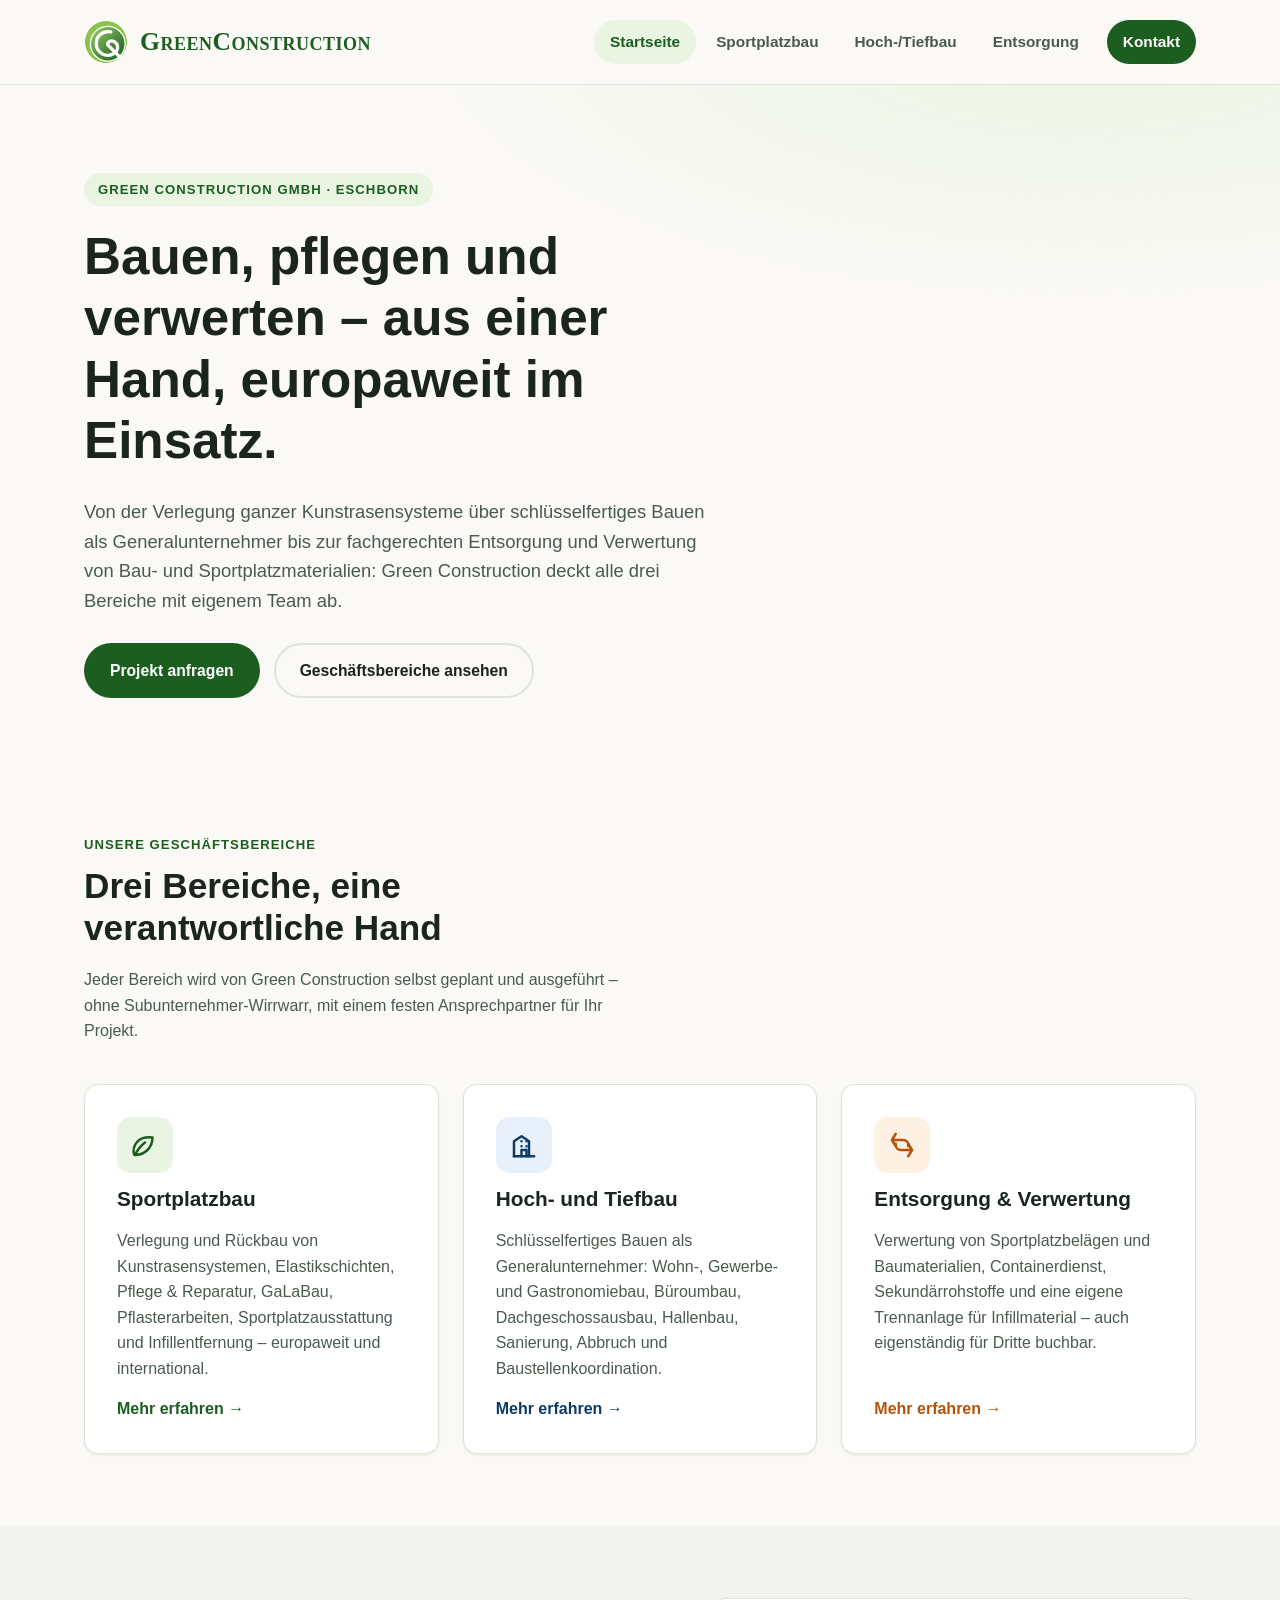
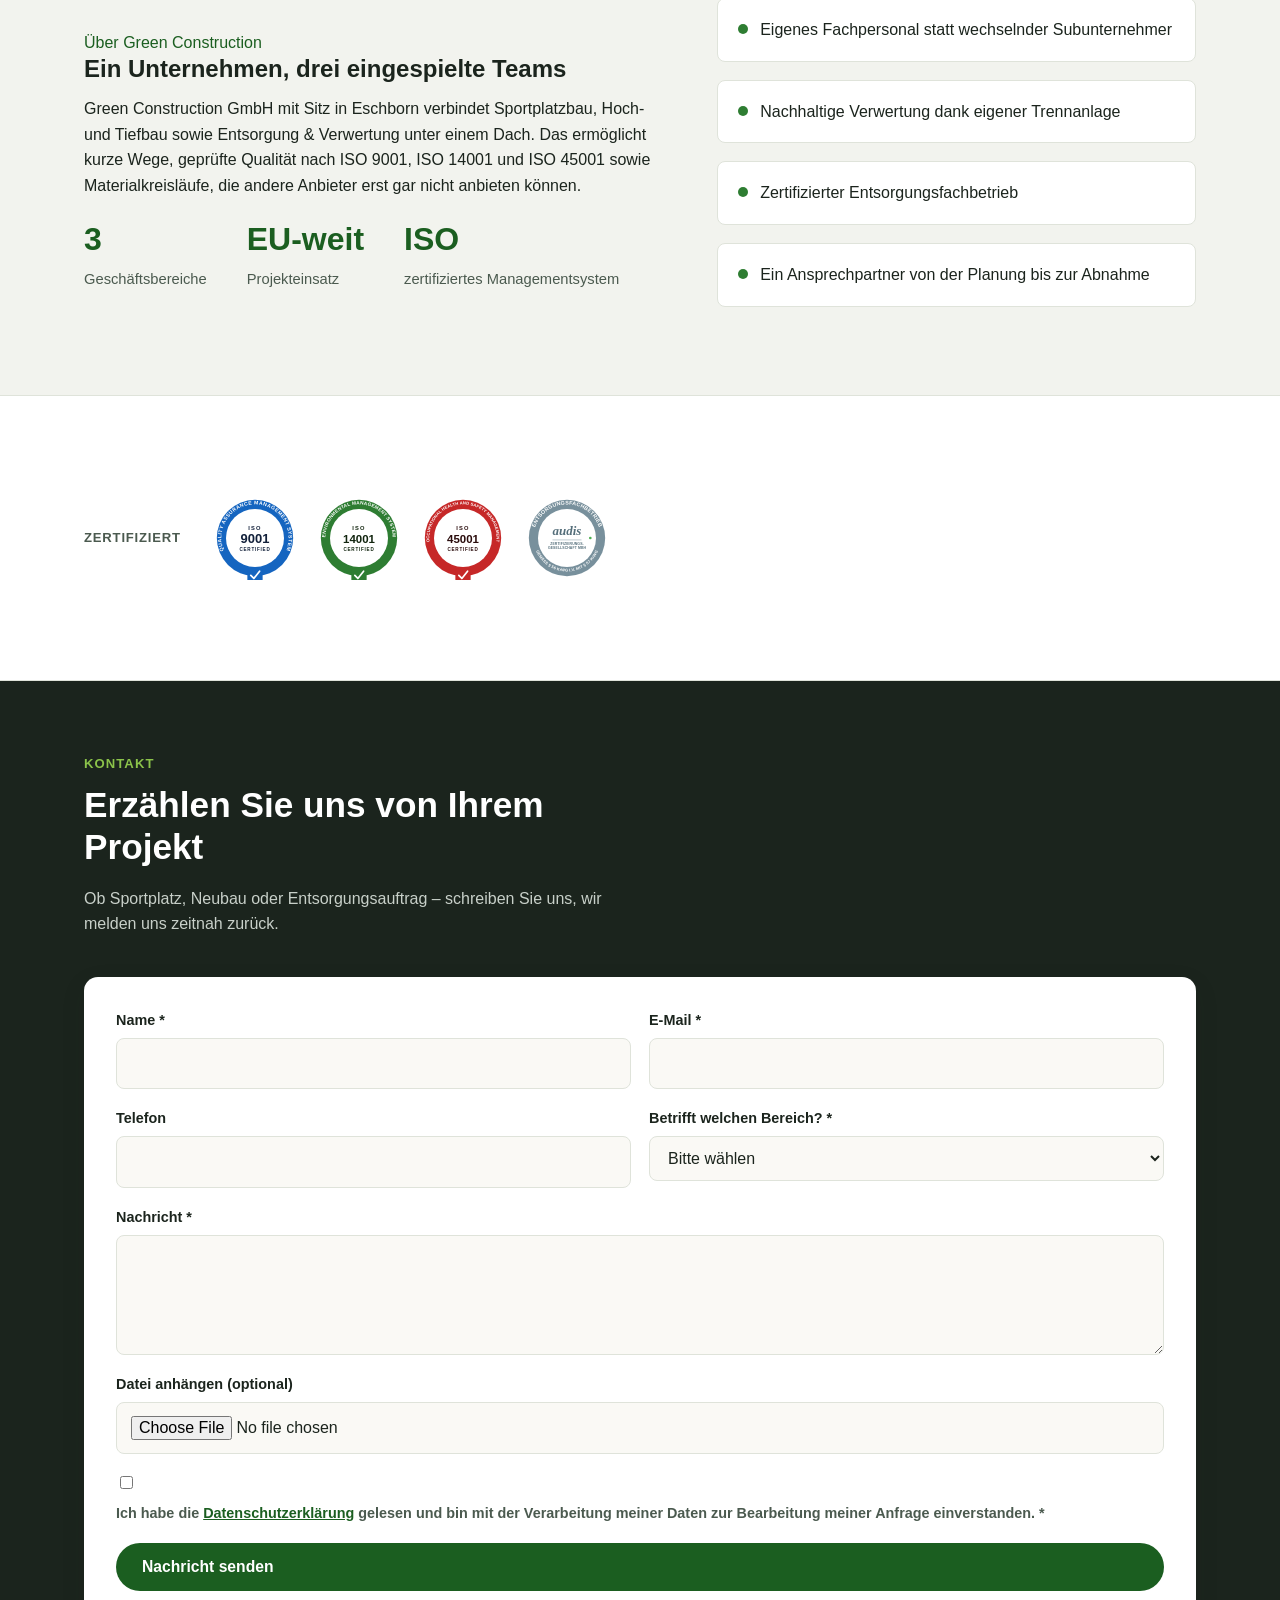
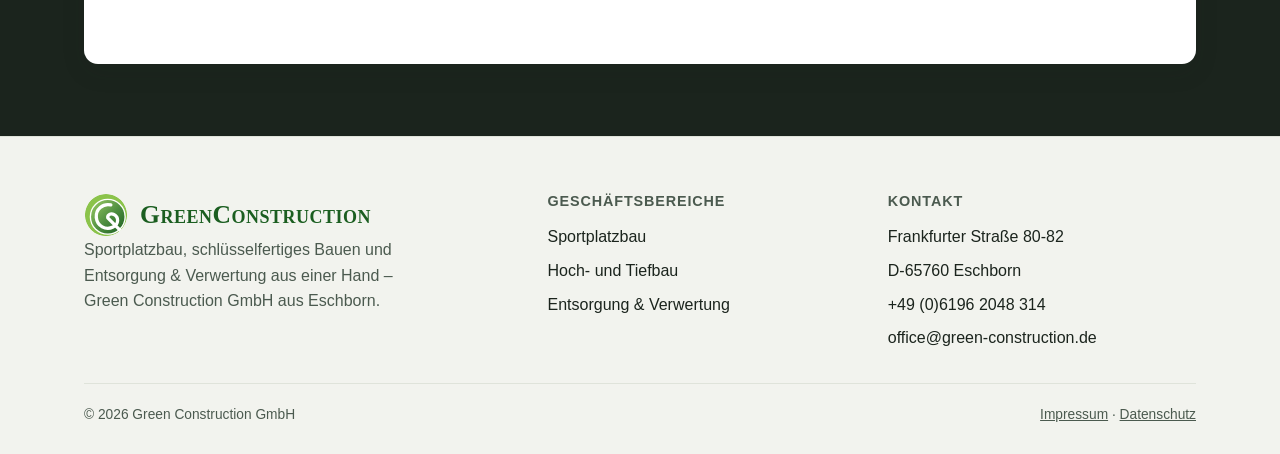
<file: index.html>
<!DOCTYPE html>
<html lang="de">
<head>
<meta charset="UTF-8">
<meta name="viewport" content="width=device-width, initial-scale=1.0">
<title>Green Construction GmbH – Sportplatzbau, Hoch-/Tiefbau, Entsorgung &amp; Verwertung</title>
<meta name="description" content="Green Construction GmbH aus Eschborn: Sportplatzbau, schlüsselfertiges Bauen als Generalunternehmer sowie Entsorgung &amp; Verwertung – europaweit aus einer Hand.">
<link rel="icon" type="image/svg+xml" href="images/logo-icon.svg">
<link rel="stylesheet" href="css/style.css">
</head>
<body>

<header class="site-header">
  <div class="container">
    <a href="index.html" class="brand">
      <img src="images/logo-icon.svg" alt="">
      <span class="brand-word">GreenConstruction</span>
    </a>
    <button class="nav-toggle" aria-label="Menü öffnen" aria-expanded="false"><span></span></button>
    <nav class="main-nav">
      <a href="index.html" class="is-active">Startseite</a>
      <a href="sportplatzbau.html">Sportplatzbau</a>
      <a href="hoch-tiefbau.html">Hoch-/Tiefbau</a>
      <a href="entsorgung.html">Entsorgung</a>
      <a href="#kontakt" class="nav-cta">Kontakt</a>
    </nav>
  </div>
</header>

<main>

  <section class="hero">
    <div class="container">
      <span class="eyebrow">Green Construction GmbH · Eschborn</span>
      <h1>Bauen, pflegen und verwerten – aus einer Hand, europaweit im Einsatz.</h1>
      <p class="lead">Von der Verlegung ganzer Kunstrasensysteme über schlüsselfertiges Bauen als Generalunternehmer bis zur fachgerechten Entsorgung und Verwertung von Bau- und Sportplatzmaterialien: Green Construction deckt alle drei Bereiche mit eigenem Team ab.</p>
      <div class="hero-actions">
        <a href="#kontakt" class="btn btn-primary">Projekt anfragen</a>
        <a href="#bereiche" class="btn btn-secondary">Geschäftsbereiche ansehen</a>
      </div>
    </div>
  </section>

  <section id="bereiche">
    <div class="container">
      <div class="section-head">
        <span class="eyebrow">Unsere Geschäftsbereiche</span>
        <h2>Drei Bereiche, eine verantwortliche Hand</h2>
        <p>Jeder Bereich wird von Green Construction selbst geplant und ausgeführt – ohne Subunternehmer-Wirrwarr, mit einem festen Ansprechpartner für Ihr Projekt.</p>
      </div>
      <div class="tiles">
        <a href="sportplatzbau.html" class="tile sportplatzbau">
          <div class="tile-icon">
            <svg viewBox="0 0 24 24" fill="none" stroke="currentColor" stroke-width="2" stroke-linecap="round" stroke-linejoin="round"><path d="M4 20c8 0 14-6 14-14 0 0-10-2-14 6-2 4-1 8 0 8Z"/><path d="M4 20c2-4 4-7 8-10"/></svg>
          </div>
          <h3>Sportplatzbau</h3>
          <p>Verlegung und Rückbau von Kunstrasensystemen, Elastikschichten, Pflege &amp; Reparatur, GaLaBau, Pflasterarbeiten, Sportplatzausstattung und Infillentfernung – europaweit und international.</p>
          <span class="tile-link">Mehr erfahren →</span>
        </a>
        <a href="hoch-tiefbau.html" class="tile hoch-tiefbau">
          <div class="tile-icon">
            <svg viewBox="0 0 24 24" fill="none" stroke="currentColor" stroke-width="2" stroke-linecap="round" stroke-linejoin="round"><path d="M4 21V9l6-4 6 4v12"/><path d="M4 21h16"/><path d="M10 21v-5h4v5"/><path d="M10 13h.01M14 13h.01M10 9h.01M14 9h.01"/></svg>
          </div>
          <h3>Hoch- und Tiefbau</h3>
          <p>Schlüsselfertiges Bauen als Generalunternehmer: Wohn-, Gewerbe- und Gastronomiebau, Büroumbau, Dachgeschossausbau, Hallenbau, Sanierung, Abbruch und Baustellenkoordination.</p>
          <span class="tile-link">Mehr erfahren →</span>
        </a>
        <a href="entsorgung.html" class="tile entsorgung">
          <div class="tile-icon">
            <svg viewBox="0 0 24 24" fill="none" stroke="currentColor" stroke-width="2" stroke-linecap="round" stroke-linejoin="round"><path d="M7 3 4 8l3 5"/><path d="M4 8h9a4 4 0 0 1 4 4v1"/><path d="m17 21 3-5-3-5"/><path d="M20 16h-9a4 4 0 0 1-4-4v-1"/></svg>
          </div>
          <h3>Entsorgung &amp; Verwertung</h3>
          <p>Verwertung von Sportplatzbelägen und Baumaterialien, Containerdienst, Sekundärrohstoffe und eine eigene Trennanlage für Infillmaterial – auch eigenständig für Dritte buchbar.</p>
          <span class="tile-link">Mehr erfahren →</span>
        </a>
      </div>
    </div>
  </section>

  <section class="section-alt">
    <div class="container grid-2">
      <div>
        <span class="eyebrow" style="color:var(--green-dark)">Über Green Construction</span>
        <h2>Ein Unternehmen, drei eingespielte Teams</h2>
        <p>Green Construction GmbH mit Sitz in Eschborn verbindet Sportplatzbau, Hoch- und Tiefbau sowie Entsorgung &amp; Verwertung unter einem Dach. Das ermöglicht kurze Wege, geprüfte Qualität nach ISO 9001, ISO 14001 und ISO 45001 sowie Materialkreisläufe, die andere Anbieter erst gar nicht anbieten können.</p>
        <div class="stat-row">
          <div class="stat"><b>3</b><span>Geschäftsbereiche</span></div>
          <div class="stat"><b>EU-weit</b><span>Projekteinsatz</span></div>
          <div class="stat"><b>ISO</b><span>zertifiziertes Managementsystem</span></div>
        </div>
      </div>
      <div>
        <ul class="service-list" style="grid-template-columns:1fr;">
          <li>Eigenes Fachpersonal statt wechselnder Subunternehmer</li>
          <li>Nachhaltige Verwertung dank eigener Trennanlage</li>
          <li>Zertifizierter Entsorgungsfachbetrieb</li>
          <li>Ein Ansprechpartner von der Planung bis zur Abnahme</li>
        </ul>
      </div>
    </div>
  </section>

  <section class="cert-strip">
    <div class="container">
      <span class="cert-label">Zertifiziert</span>
      <div class="cert-badges">
        <img src="images/badges/iso-9001.svg" alt="ISO 9001 zertifiziert – Qualitätsmanagement">
        <img src="images/badges/iso-14001.svg" alt="ISO 14001 zertifiziert – Umweltmanagement">
        <img src="images/badges/iso-45001.svg" alt="ISO 45001 zertifiziert – Arbeitsschutzmanagement">
        <img src="images/badges/entsorgungsfachbetrieb.svg" alt="Zertifizierter Entsorgungsfachbetrieb gemäß § 56 KrWG">
      </div>
    </div>
  </section>

  <section class="contact-section" id="kontakt">
    <div class="container">
      <div class="section-head">
        <span class="eyebrow">Kontakt</span>
        <h2>Erzählen Sie uns von Ihrem Projekt</h2>
        <p>Ob Sportplatz, Neubau oder Entsorgungsauftrag – schreiben Sie uns, wir melden uns zeitnah zurück.</p>
      </div>
      <form class="contact-form" novalidate>
        <div class="form-field">
          <label for="name">Name *</label>
          <input type="text" id="name" name="name" required autocomplete="name">
        </div>
        <div class="form-field">
          <label for="email">E-Mail *</label>
          <input type="email" id="email" name="email" required autocomplete="email">
        </div>
        <div class="form-field">
          <label for="telefon">Telefon</label>
          <input type="tel" id="telefon" name="telefon" autocomplete="tel">
        </div>
        <div class="form-field">
          <label for="bereich">Betrifft welchen Bereich? *</label>
          <select id="bereich" name="bereich" required>
            <option value="">Bitte wählen</option>
            <option value="Sportplatzbau">Sportplatzbau</option>
            <option value="Hoch- und Tiefbau">Hoch- und Tiefbau</option>
            <option value="Entsorgung & Verwertung">Entsorgung &amp; Verwertung</option>
            <option value="Sonstiges">Sonstiges</option>
          </select>
        </div>
        <div class="form-field full">
          <label for="nachricht">Nachricht *</label>
          <textarea id="nachricht" name="nachricht" required></textarea>
        </div>
        <div class="form-field full">
          <label for="anhang">Datei anhängen (optional)</label>
          <input type="file" id="anhang" name="anhang">
        </div>
        <div class="form-field full form-consent">
          <input type="checkbox" id="einwilligung" name="einwilligung" required>
          <label for="einwilligung">Ich habe die <a href="datenschutz.html">Datenschutzerklärung</a> gelesen und bin mit der Verarbeitung meiner Daten zur Bearbeitung meiner Anfrage einverstanden. *</label>
        </div>
        <div class="form-field full">
          <button type="submit" class="btn btn-primary">Nachricht senden</button>
          <p class="form-status" role="status" aria-live="polite"></p>
        </div>
      </form>
    </div>
  </section>

</main>

<footer class="site-footer">
  <div class="container">
    <div class="footer-grid">
      <div class="footer-brand">
        <a href="index.html" class="brand">
          <img src="images/logo-icon.svg" alt="">
          <span class="brand-word">GreenConstruction</span>
        </a>
        <p>Sportplatzbau, schlüsselfertiges Bauen und Entsorgung &amp; Verwertung aus einer Hand – Green Construction GmbH aus Eschborn.</p>
      </div>
      <div>
        <h4>Geschäftsbereiche</h4>
        <ul>
          <li><a href="sportplatzbau.html">Sportplatzbau</a></li>
          <li><a href="hoch-tiefbau.html">Hoch- und Tiefbau</a></li>
          <li><a href="entsorgung.html">Entsorgung &amp; Verwertung</a></li>
        </ul>
      </div>
      <div>
        <h4>Kontakt</h4>
        <ul>
          <li>Frankfurter Straße 80-82</li>
          <li>D-65760 Eschborn</li>
          <li><a href="tel:+4961962048314">+49 (0)6196 2048 314</a></li>
          <li><a href="mailto:office@green-construction.de">office@green-construction.de</a></li>
        </ul>
      </div>
    </div>
    <div class="footer-bottom">
      <span>© 2026 Green Construction GmbH</span>
      <span><a href="impressum.html">Impressum</a> · <a href="datenschutz.html">Datenschutz</a></span>
    </div>
  </div>
</footer>

<script src="js/nav.js"></script>
<script src="js/form.js"></script>
</body>
</html>
</file>
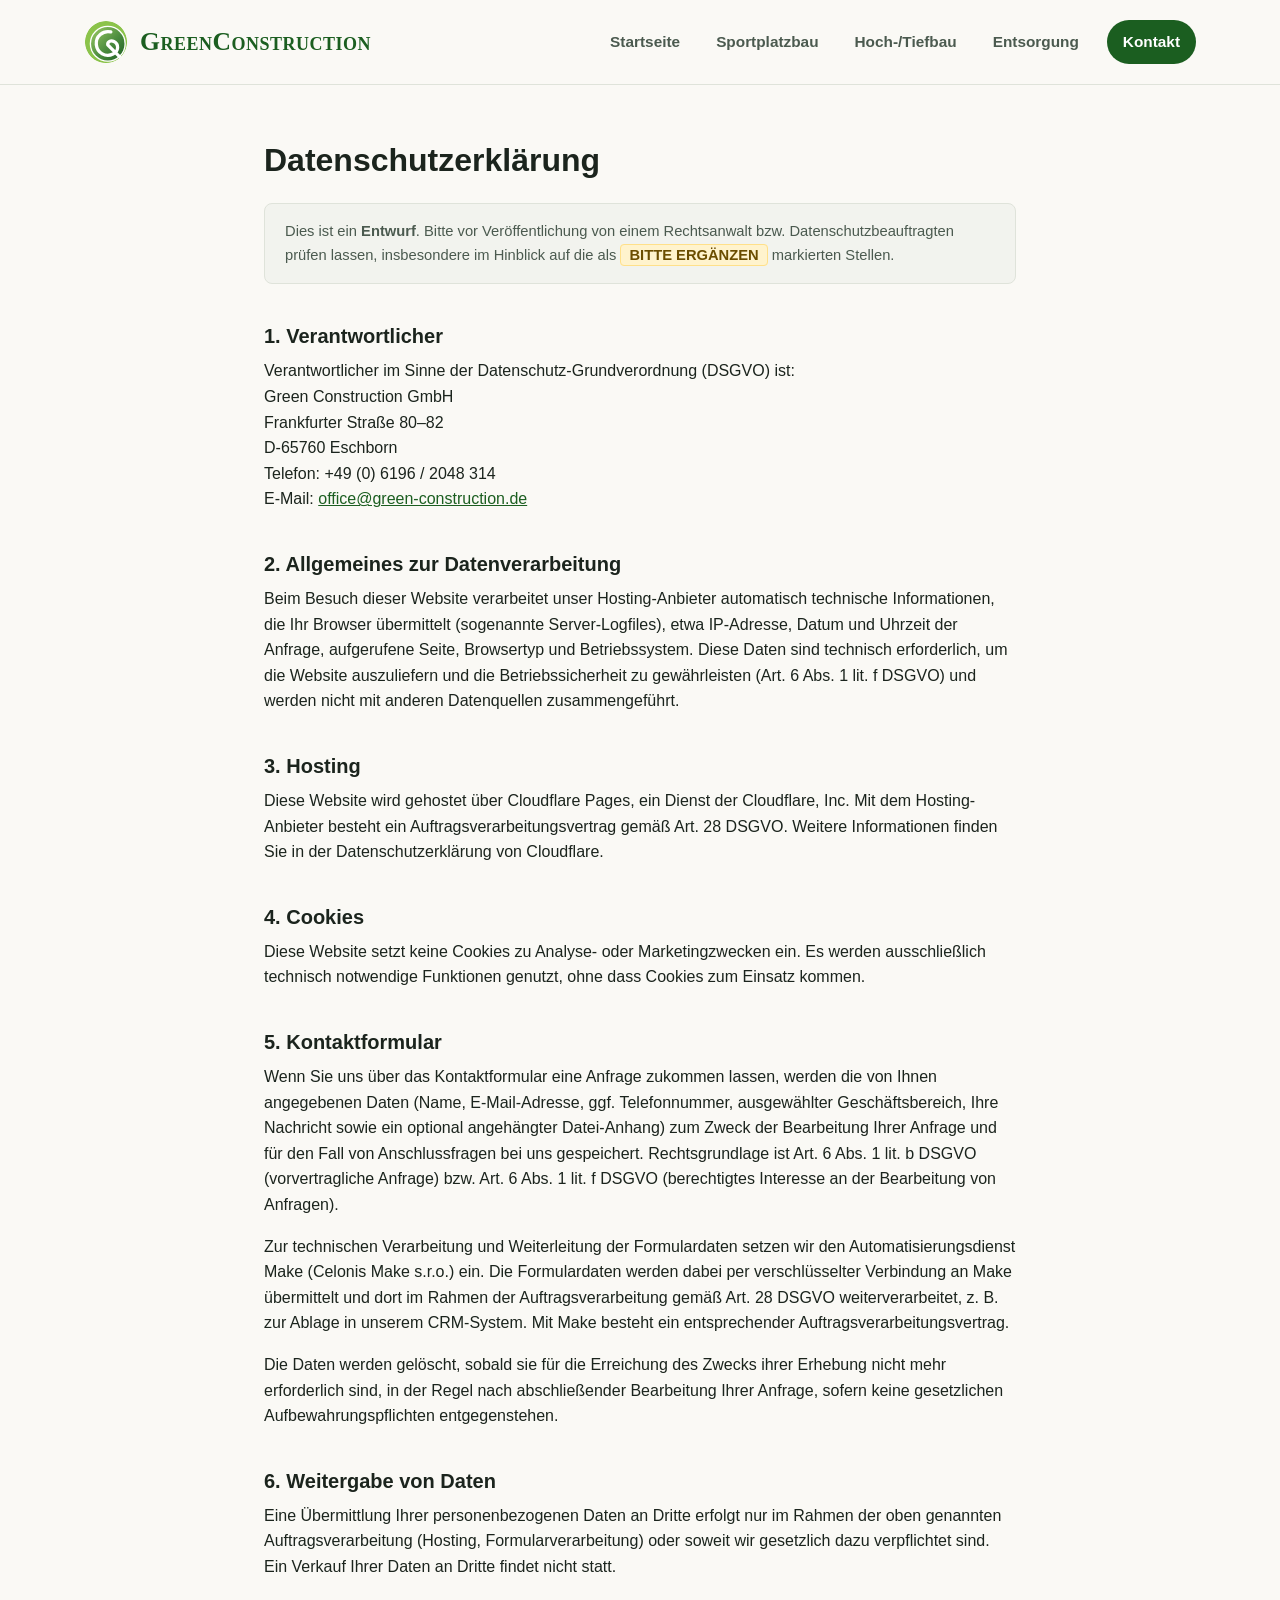
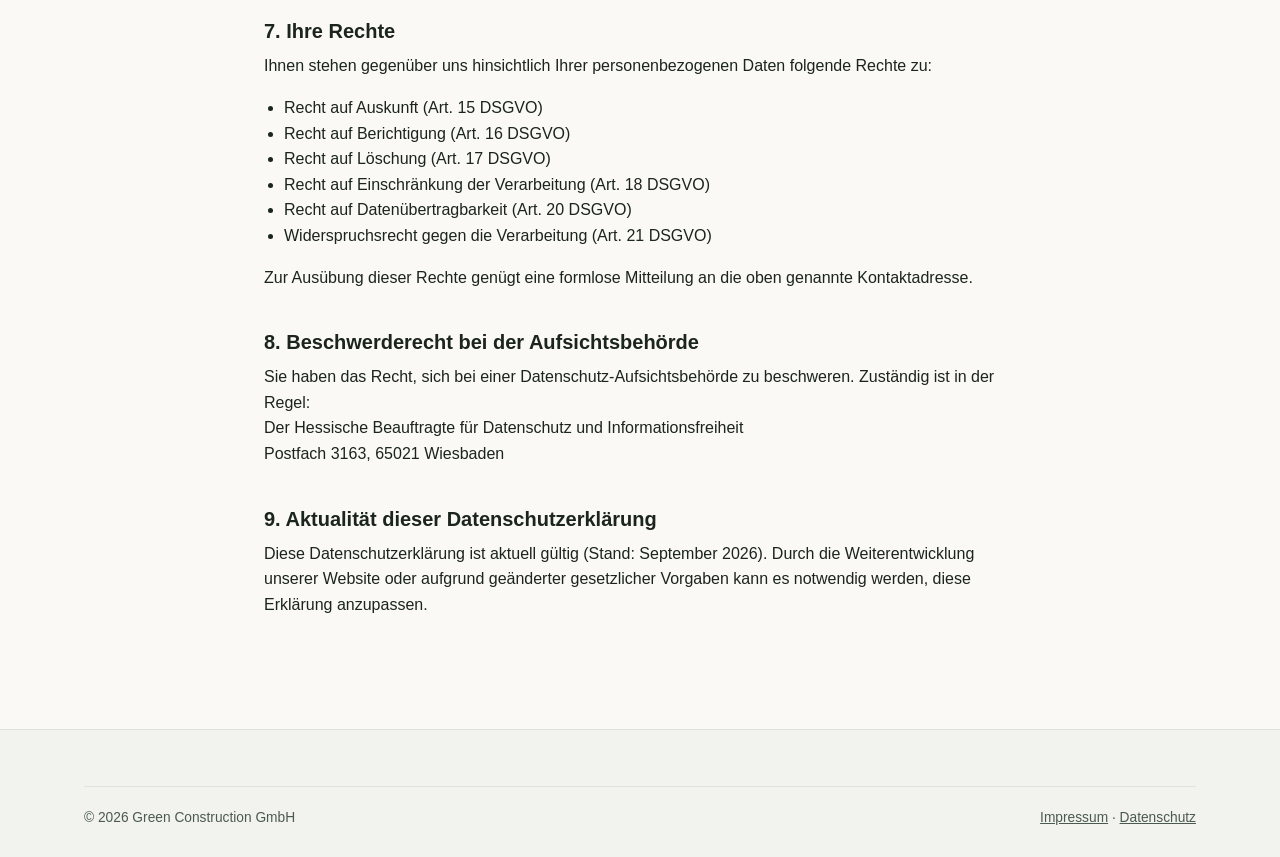
<file: datenschutz.html>
<!DOCTYPE html>
<html lang="de">
<head>
<meta charset="UTF-8">
<meta name="viewport" content="width=device-width, initial-scale=1.0">
<title>Datenschutzerklärung | Green Construction GmbH</title>
<meta name="robots" content="noindex">
<link rel="icon" type="image/svg+xml" href="images/logo-icon.svg">
<link rel="stylesheet" href="css/style.css">
</head>
<body>

<header class="site-header">
  <div class="container">
    <a href="index.html" class="brand">
      <img src="images/logo-icon.svg" alt="">
      <span class="brand-word">GreenConstruction</span>
    </a>
    <button class="nav-toggle" aria-label="Menü öffnen" aria-expanded="false"><span></span></button>
    <nav class="main-nav">
      <a href="index.html">Startseite</a>
      <a href="sportplatzbau.html">Sportplatzbau</a>
      <a href="hoch-tiefbau.html">Hoch-/Tiefbau</a>
      <a href="entsorgung.html">Entsorgung</a>
      <a href="#kontakt" class="nav-cta">Kontakt</a>
    </nav>
  </div>
</header>

<main class="legal">
  <div class="container">
    <h1>Datenschutzerklärung</h1>

    <p class="note">
      Dies ist ein <strong>Entwurf</strong>. Bitte vor Veröffentlichung von einem Rechtsanwalt bzw. Datenschutzbeauftragten prüfen lassen, insbesondere im Hinblick auf die als <span class="placeholder">BITTE ERGÄNZEN</span> markierten Stellen.
    </p>

    <h2>1. Verantwortlicher</h2>
    <p>
      Verantwortlicher im Sinne der Datenschutz-Grundverordnung (DSGVO) ist:<br>
      Green Construction GmbH<br>
      Frankfurter Straße 80–82<br>
      D-65760 Eschborn<br>
      Telefon: +49 (0) 6196 / 2048 314<br>
      E-Mail: <a href="mailto:office@green-construction.de">office@green-construction.de</a>
    </p>

    <h2>2. Allgemeines zur Datenverarbeitung</h2>
    <p>Beim Besuch dieser Website verarbeitet unser Hosting-Anbieter automatisch technische Informationen, die Ihr Browser übermittelt (sogenannte Server-Logfiles), etwa IP-Adresse, Datum und Uhrzeit der Anfrage, aufgerufene Seite, Browsertyp und Betriebssystem. Diese Daten sind technisch erforderlich, um die Website auszuliefern und die Betriebssicherheit zu gewährleisten (Art. 6 Abs. 1 lit. f DSGVO) und werden nicht mit anderen Datenquellen zusammengeführt.</p>

    <h2>3. Hosting</h2>
    <p>
      Diese Website wird gehostet über Cloudflare Pages, ein Dienst der Cloudflare, Inc. Mit dem Hosting-Anbieter besteht ein Auftragsverarbeitungsvertrag gemäß Art. 28 DSGVO. Weitere Informationen finden Sie in der Datenschutzerklärung von Cloudflare.
    </p>

    <h2>4. Cookies</h2>
    <p>Diese Website setzt keine Cookies zu Analyse- oder Marketingzwecken ein. Es werden ausschließlich technisch notwendige Funktionen genutzt, ohne dass Cookies zum Einsatz kommen.</p>

    <h2>5. Kontaktformular</h2>
    <p>
      Wenn Sie uns über das Kontaktformular eine Anfrage zukommen lassen, werden die von Ihnen angegebenen Daten (Name, E-Mail-Adresse, ggf. Telefonnummer, ausgewählter Geschäftsbereich, Ihre Nachricht sowie ein optional angehängter Datei-Anhang) zum Zweck der Bearbeitung Ihrer Anfrage und für den Fall von Anschlussfragen bei uns gespeichert. Rechtsgrundlage ist Art. 6 Abs. 1 lit. b DSGVO (vorvertragliche Anfrage) bzw. Art. 6 Abs. 1 lit. f DSGVO (berechtigtes Interesse an der Bearbeitung von Anfragen).
    </p>
    <p>
      Zur technischen Verarbeitung und Weiterleitung der Formulardaten setzen wir den Automatisierungsdienst Make (Celonis Make s.r.o.) ein. Die Formulardaten werden dabei per verschlüsselter Verbindung an Make übermittelt und dort im Rahmen der Auftragsverarbeitung gemäß Art. 28 DSGVO weiterverarbeitet, z.&nbsp;B. zur Ablage in unserem CRM-System. Mit Make besteht ein entsprechender Auftragsverarbeitungsvertrag.
    </p>
    <p>Die Daten werden gelöscht, sobald sie für die Erreichung des Zwecks ihrer Erhebung nicht mehr erforderlich sind, in der Regel nach abschließender Bearbeitung Ihrer Anfrage, sofern keine gesetzlichen Aufbewahrungspflichten entgegenstehen.</p>

    <h2>6. Weitergabe von Daten</h2>
    <p>Eine Übermittlung Ihrer personenbezogenen Daten an Dritte erfolgt nur im Rahmen der oben genannten Auftragsverarbeitung (Hosting, Formularverarbeitung) oder soweit wir gesetzlich dazu verpflichtet sind. Ein Verkauf Ihrer Daten an Dritte findet nicht statt.</p>

    <h2>7. Ihre Rechte</h2>
    <p>Ihnen stehen gegenüber uns hinsichtlich Ihrer personenbezogenen Daten folgende Rechte zu:</p>
    <ul>
      <li>Recht auf Auskunft (Art. 15 DSGVO)</li>
      <li>Recht auf Berichtigung (Art. 16 DSGVO)</li>
      <li>Recht auf Löschung (Art. 17 DSGVO)</li>
      <li>Recht auf Einschränkung der Verarbeitung (Art. 18 DSGVO)</li>
      <li>Recht auf Datenübertragbarkeit (Art. 20 DSGVO)</li>
      <li>Widerspruchsrecht gegen die Verarbeitung (Art. 21 DSGVO)</li>
    </ul>
    <p>Zur Ausübung dieser Rechte genügt eine formlose Mitteilung an die oben genannte Kontaktadresse.</p>

    <h2>8. Beschwerderecht bei der Aufsichtsbehörde</h2>
    <p>
      Sie haben das Recht, sich bei einer Datenschutz-Aufsichtsbehörde zu beschweren. Zuständig ist in der Regel:<br>
      Der Hessische Beauftragte für Datenschutz und Informationsfreiheit<br>
      Postfach 3163, 65021 Wiesbaden
    </p>

    <h2>9. Aktualität dieser Datenschutzerklärung</h2>
    <p>Diese Datenschutzerklärung ist aktuell gültig (Stand: September 2026). Durch die Weiterentwicklung unserer Website oder aufgrund geänderter gesetzlicher Vorgaben kann es notwendig werden, diese Erklärung anzupassen.</p>
  </div>
</main>

<footer class="site-footer">
  <div class="container">
    <div class="footer-bottom">
      <span>© 2026 Green Construction GmbH</span>
      <span><a href="impressum.html">Impressum</a> · <a href="datenschutz.html">Datenschutz</a></span>
    </div>
  </div>
</footer>

<script src="js/nav.js"></script>
</body>
</html>
</file>
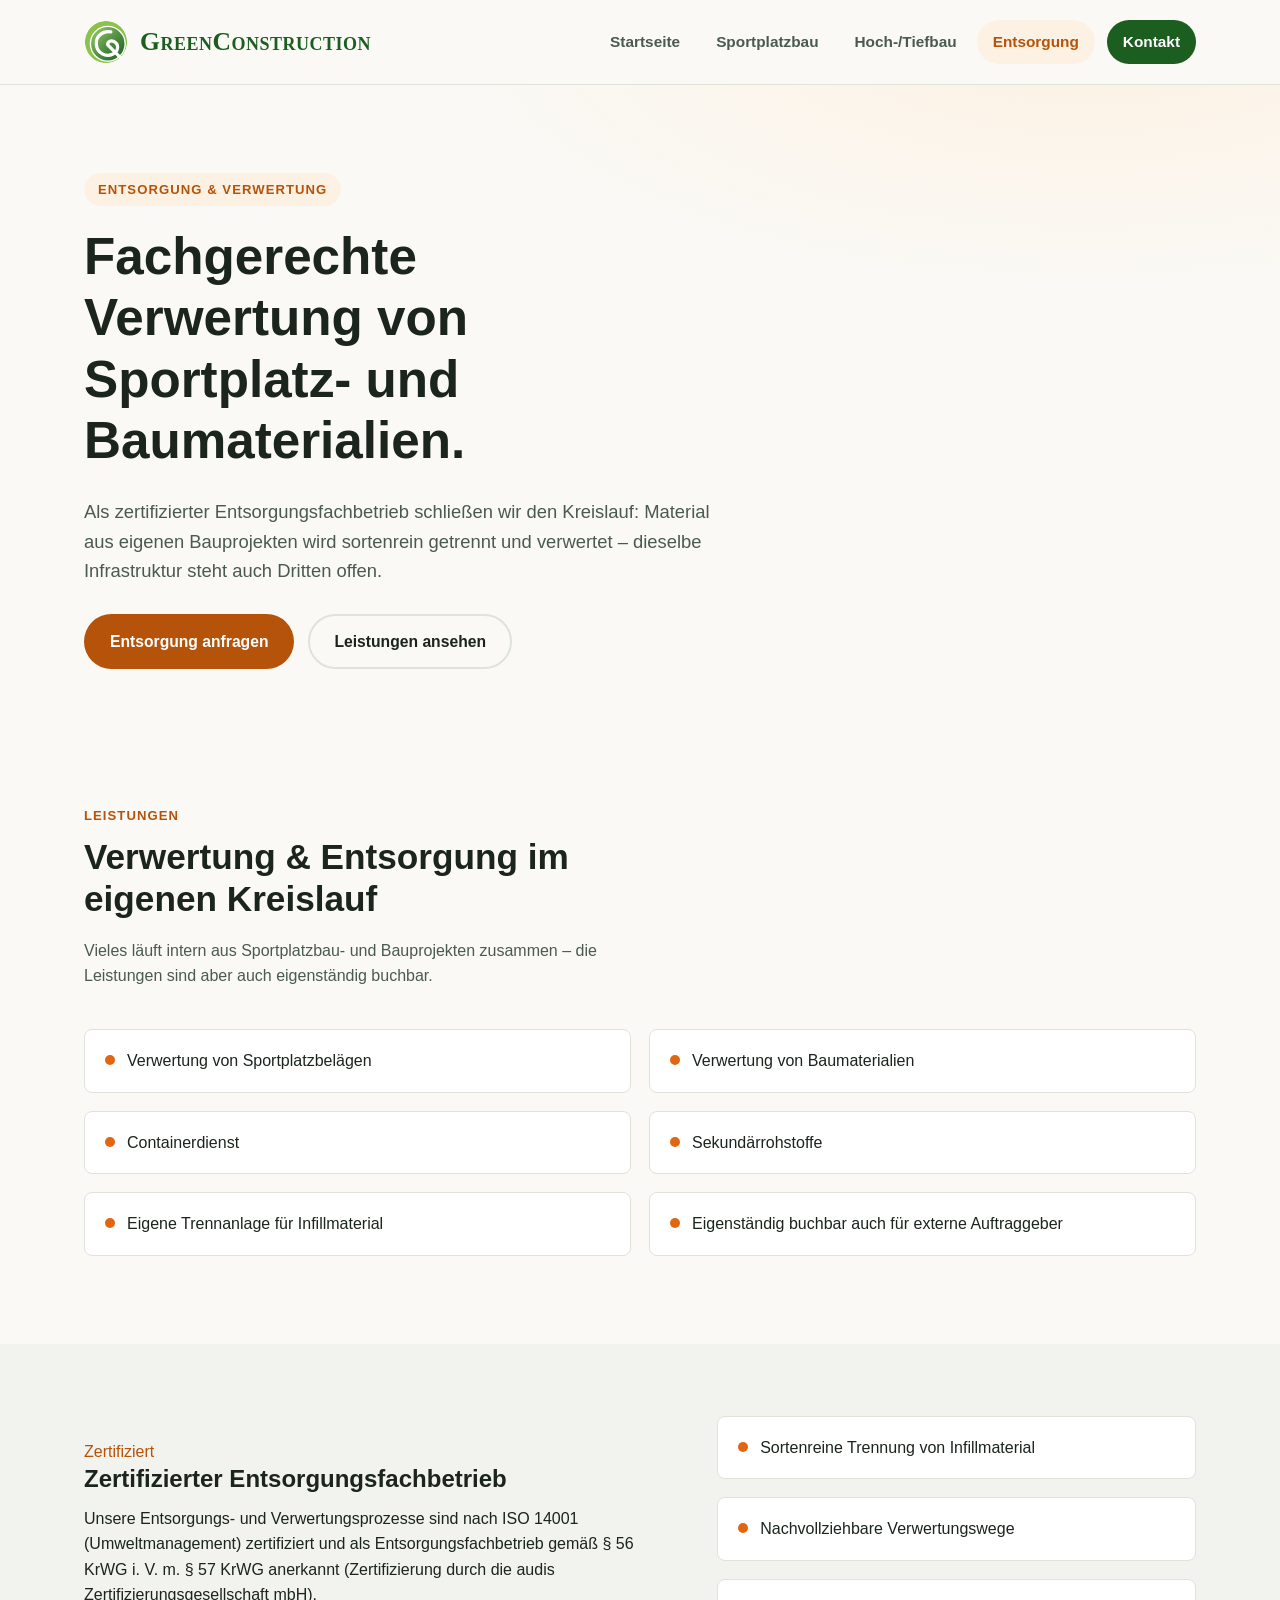
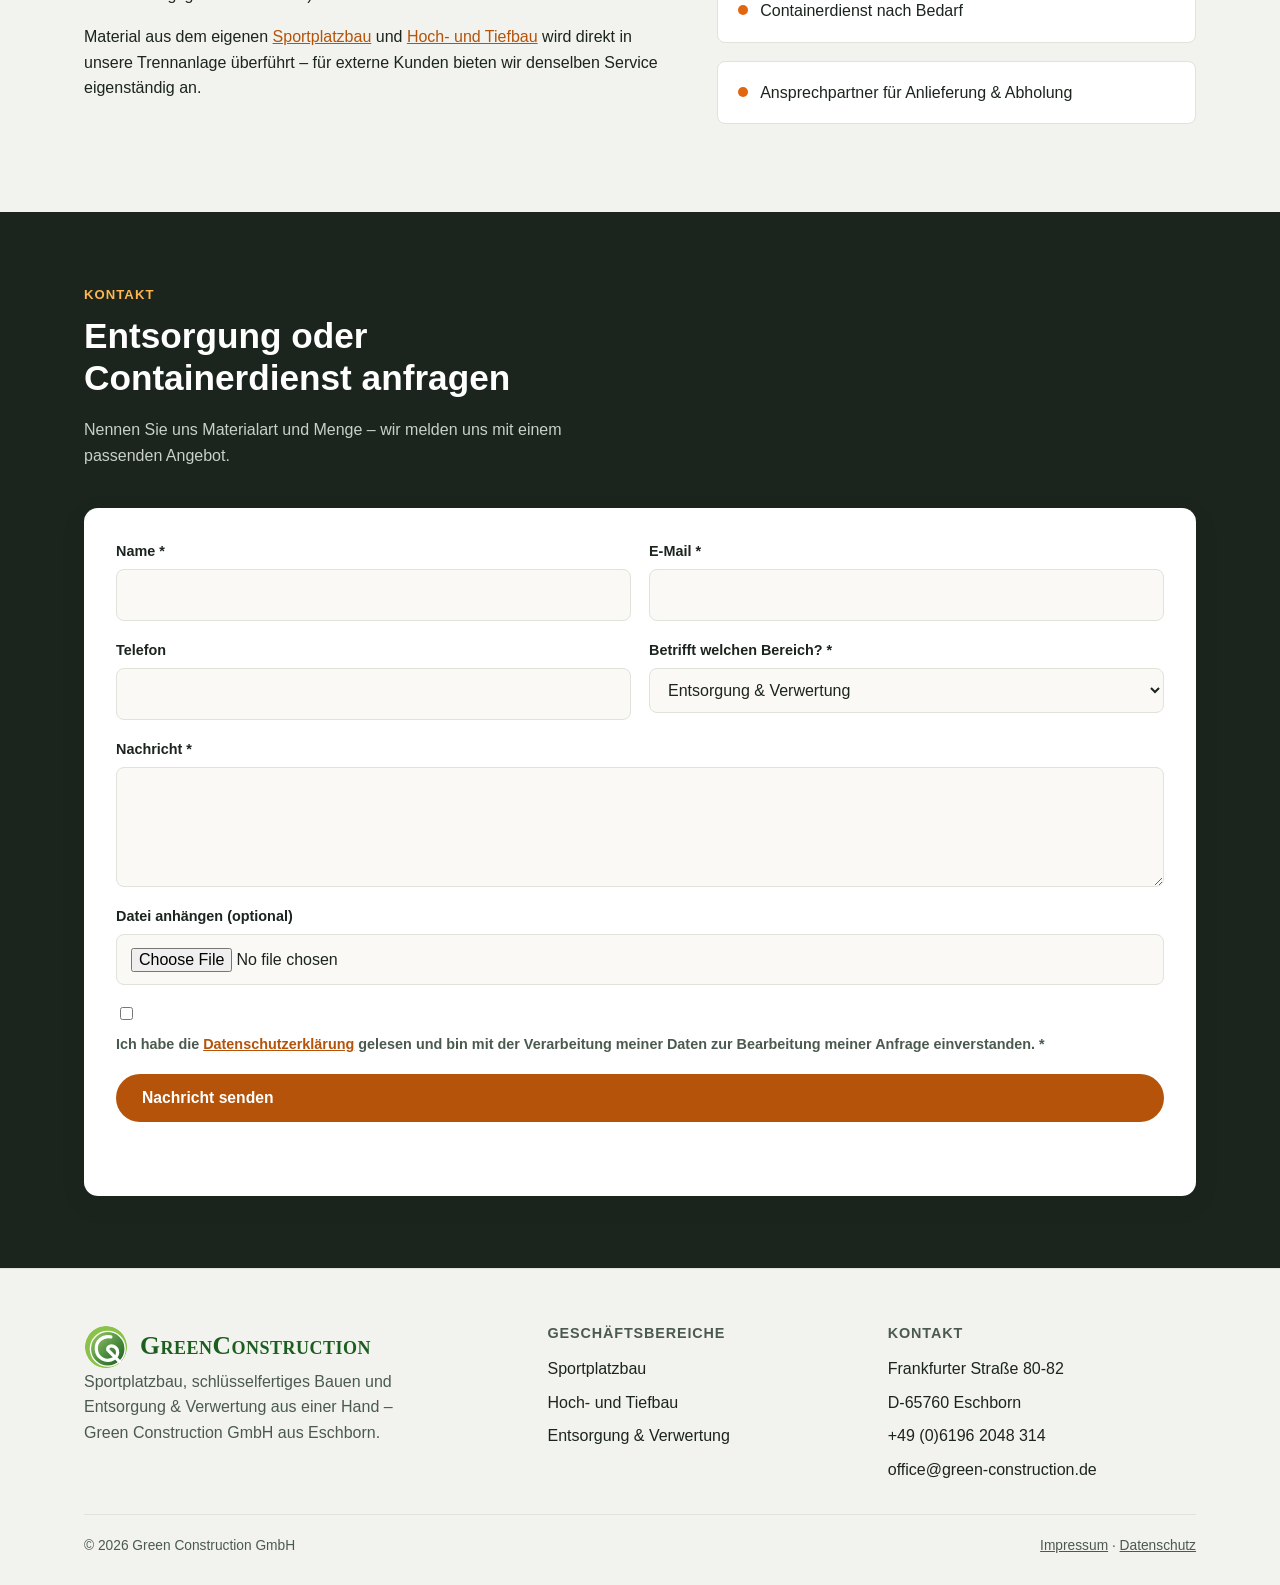
<file: entsorgung.html>
<!DOCTYPE html>
<html lang="de">
<head>
<meta charset="UTF-8">
<meta name="viewport" content="width=device-width, initial-scale=1.0">
<title>Entsorgung &amp; Verwertung – Containerdienst &amp; Trennanlage | Green Construction GmbH</title>
<meta name="description" content="Verwertung von Sportplatzbelägen und Baumaterialien, Containerdienst, Sekundärrohstoffe und eine eigene Trennanlage für Infillmaterial – als zertifizierter Entsorgungsfachbetrieb auch für Dritte buchbar.">
<link rel="icon" type="image/svg+xml" href="images/logo-icon.svg">
<link rel="stylesheet" href="css/style.css">
</head>
<body class="entsorgung">

<header class="site-header">
  <div class="container">
    <a href="index.html" class="brand">
      <img src="images/logo-icon.svg" alt="">
      <span class="brand-word">GreenConstruction</span>
    </a>
    <button class="nav-toggle" aria-label="Menü öffnen" aria-expanded="false"><span></span></button>
    <nav class="main-nav">
      <a href="index.html">Startseite</a>
      <a href="sportplatzbau.html">Sportplatzbau</a>
      <a href="hoch-tiefbau.html">Hoch-/Tiefbau</a>
      <a href="entsorgung.html" class="is-active">Entsorgung</a>
      <a href="#kontakt" class="nav-cta">Kontakt</a>
    </nav>
  </div>
</header>

<main>

  <section class="hero">
    <div class="container">
      <span class="eyebrow">Entsorgung &amp; Verwertung</span>
      <h1>Fachgerechte Verwertung von Sportplatz- und Baumaterialien.</h1>
      <p class="lead">Als zertifizierter Entsorgungsfachbetrieb schließen wir den Kreislauf: Material aus eigenen Bauprojekten wird sortenrein getrennt und verwertet – dieselbe Infrastruktur steht auch Dritten offen.</p>
      <div class="hero-actions">
        <a href="#kontakt" class="btn btn-primary">Entsorgung anfragen</a>
        <a href="#leistungen" class="btn btn-secondary">Leistungen ansehen</a>
      </div>
    </div>
  </section>

  <section id="leistungen">
    <div class="container">
      <div class="section-head">
        <span class="eyebrow">Leistungen</span>
        <h2>Verwertung &amp; Entsorgung im eigenen Kreislauf</h2>
        <p>Vieles läuft intern aus Sportplatzbau- und Bauprojekten zusammen – die Leistungen sind aber auch eigenständig buchbar.</p>
      </div>
      <ul class="service-list">
        <li>Verwertung von Sportplatzbelägen</li>
        <li>Verwertung von Baumaterialien</li>
        <li>Containerdienst</li>
        <li>Sekundärrohstoffe</li>
        <li>Eigene Trennanlage für Infillmaterial</li>
        <li>Eigenständig buchbar auch für externe Auftraggeber</li>
      </ul>
    </div>
  </section>

  <section class="section-alt">
    <div class="container grid-2">
      <div>
        <span class="eyebrow" style="color:var(--accent-dark)">Zertifiziert</span>
        <h2>Zertifizierter Entsorgungsfachbetrieb</h2>
        <p>Unsere Entsorgungs- und Verwertungsprozesse sind nach ISO 14001 (Umweltmanagement) zertifiziert und als Entsorgungsfachbetrieb gemäß § 56 KrWG i.&nbsp;V.&nbsp;m. § 57 KrWG anerkannt (Zertifizierung durch die audis Zertifizierungsgesellschaft mbH).</p>
        <p>Material aus dem eigenen <a href="sportplatzbau.html">Sportplatzbau</a> und <a href="hoch-tiefbau.html">Hoch- und Tiefbau</a> wird direkt in unsere Trennanlage überführt – für externe Kunden bieten wir denselben Service eigenständig an.</p>
      </div>
      <div>
        <ul class="service-list" style="grid-template-columns:1fr;">
          <li>Sortenreine Trennung von Infillmaterial</li>
          <li>Nachvollziehbare Verwertungswege</li>
          <li>Containerdienst nach Bedarf</li>
          <li>Ansprechpartner für Anlieferung &amp; Abholung</li>
        </ul>
      </div>
    </div>
  </section>

  <section class="contact-section" id="kontakt">
    <div class="container">
      <div class="section-head">
        <span class="eyebrow">Kontakt</span>
        <h2>Entsorgung oder Containerdienst anfragen</h2>
        <p>Nennen Sie uns Materialart und Menge – wir melden uns mit einem passenden Angebot.</p>
      </div>
      <form class="contact-form" novalidate>
        <div class="form-field">
          <label for="name">Name *</label>
          <input type="text" id="name" name="name" required autocomplete="name">
        </div>
        <div class="form-field">
          <label for="email">E-Mail *</label>
          <input type="email" id="email" name="email" required autocomplete="email">
        </div>
        <div class="form-field">
          <label for="telefon">Telefon</label>
          <input type="tel" id="telefon" name="telefon" autocomplete="tel">
        </div>
        <div class="form-field">
          <label for="bereich">Betrifft welchen Bereich? *</label>
          <select id="bereich" name="bereich" required>
            <option value="">Bitte wählen</option>
            <option value="Sportplatzbau">Sportplatzbau</option>
            <option value="Hoch- und Tiefbau">Hoch- und Tiefbau</option>
            <option value="Entsorgung & Verwertung" selected>Entsorgung &amp; Verwertung</option>
            <option value="Sonstiges">Sonstiges</option>
          </select>
        </div>
        <div class="form-field full">
          <label for="nachricht">Nachricht *</label>
          <textarea id="nachricht" name="nachricht" required></textarea>
        </div>
        <div class="form-field full">
          <label for="anhang">Datei anhängen (optional)</label>
          <input type="file" id="anhang" name="anhang">
        </div>
        <div class="form-field full form-consent">
          <input type="checkbox" id="einwilligung" name="einwilligung" required>
          <label for="einwilligung">Ich habe die <a href="datenschutz.html">Datenschutzerklärung</a> gelesen und bin mit der Verarbeitung meiner Daten zur Bearbeitung meiner Anfrage einverstanden. *</label>
        </div>
        <div class="form-field full">
          <button type="submit" class="btn btn-primary">Nachricht senden</button>
          <p class="form-status" role="status" aria-live="polite"></p>
        </div>
      </form>
    </div>
  </section>

</main>

<footer class="site-footer">
  <div class="container">
    <div class="footer-grid">
      <div class="footer-brand">
        <a href="index.html" class="brand">
          <img src="images/logo-icon.svg" alt="">
          <span class="brand-word">GreenConstruction</span>
        </a>
        <p>Sportplatzbau, schlüsselfertiges Bauen und Entsorgung &amp; Verwertung aus einer Hand – Green Construction GmbH aus Eschborn.</p>
      </div>
      <div>
        <h4>Geschäftsbereiche</h4>
        <ul>
          <li><a href="sportplatzbau.html">Sportplatzbau</a></li>
          <li><a href="hoch-tiefbau.html">Hoch- und Tiefbau</a></li>
          <li><a href="entsorgung.html">Entsorgung &amp; Verwertung</a></li>
        </ul>
      </div>
      <div>
        <h4>Kontakt</h4>
        <ul>
          <li>Frankfurter Straße 80-82</li>
          <li>D-65760 Eschborn</li>
          <li><a href="tel:+4961962048314">+49 (0)6196 2048 314</a></li>
          <li><a href="mailto:office@green-construction.de">office@green-construction.de</a></li>
        </ul>
      </div>
    </div>
    <div class="footer-bottom">
      <span>© 2026 Green Construction GmbH</span>
      <span><a href="impressum.html">Impressum</a> · <a href="datenschutz.html">Datenschutz</a></span>
    </div>
  </div>
</footer>

<script src="js/nav.js"></script>
<script src="js/form.js"></script>
</body>
</html>
</file>
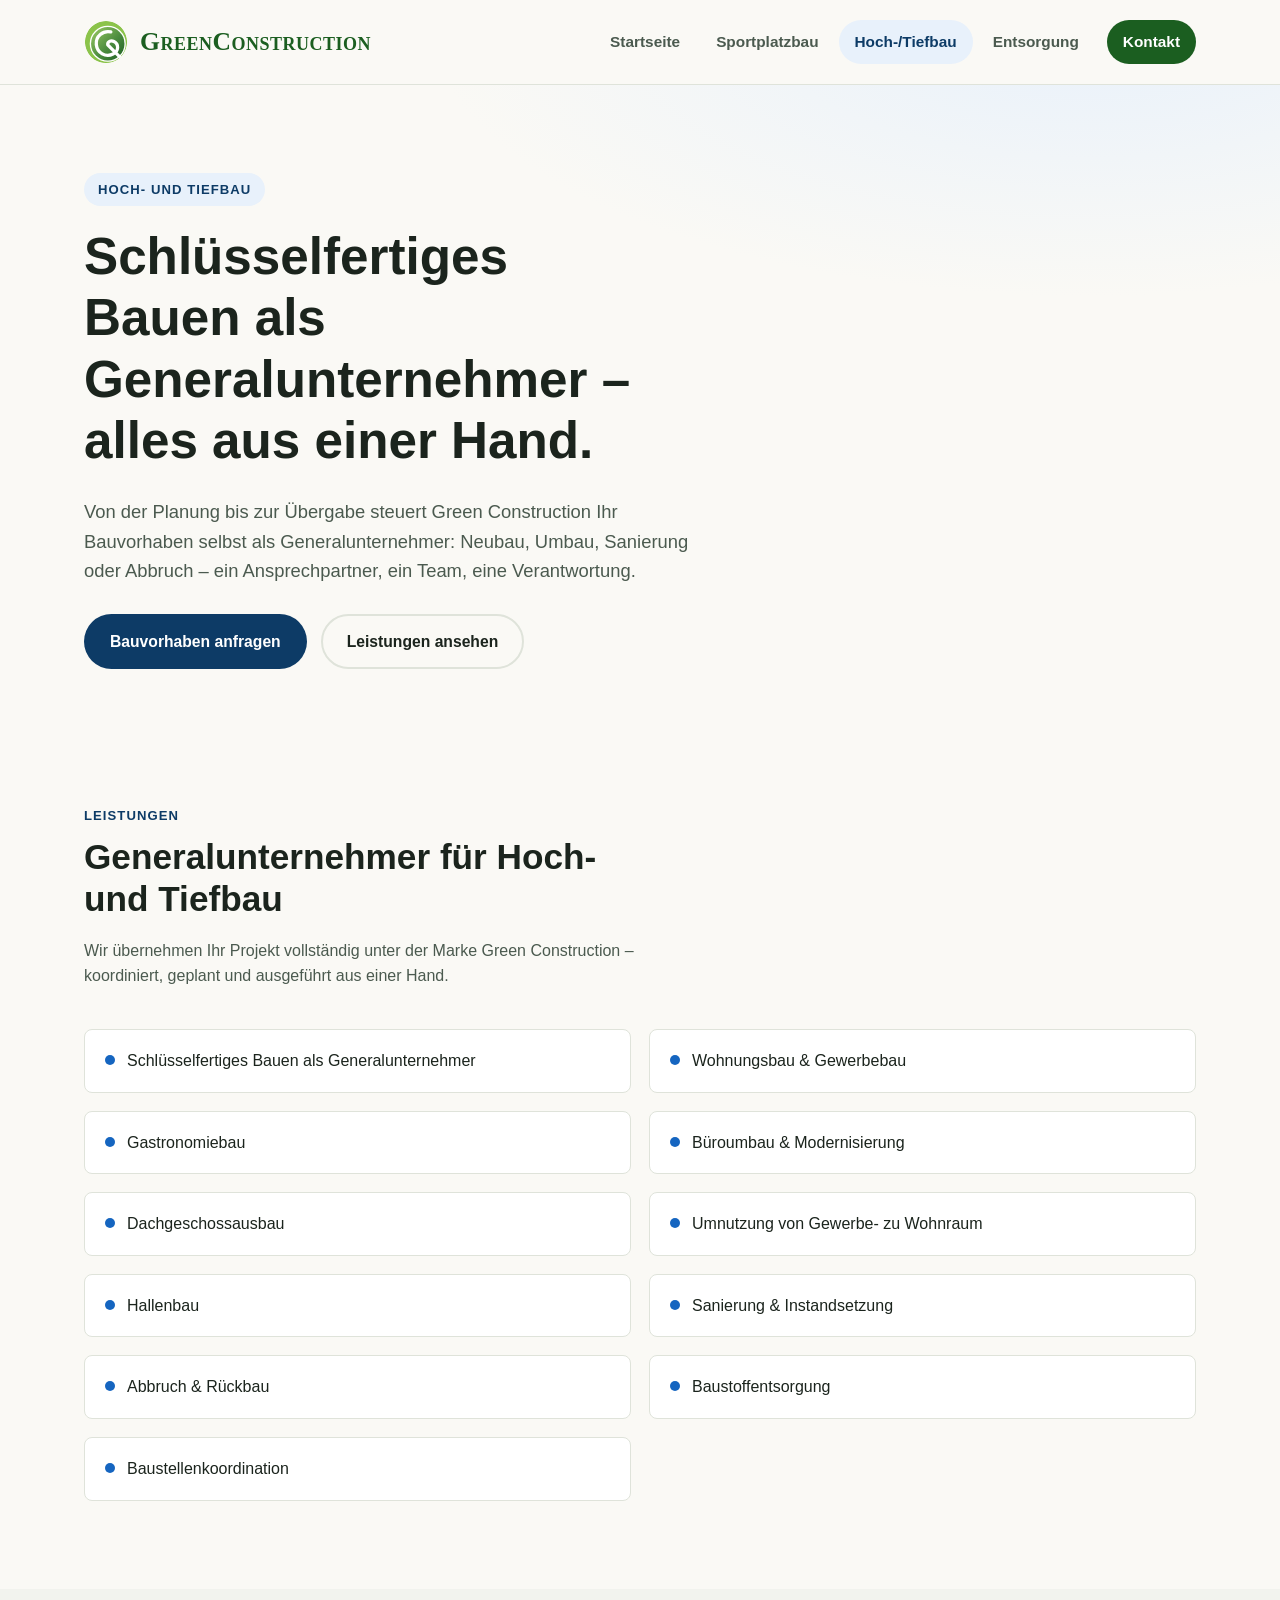
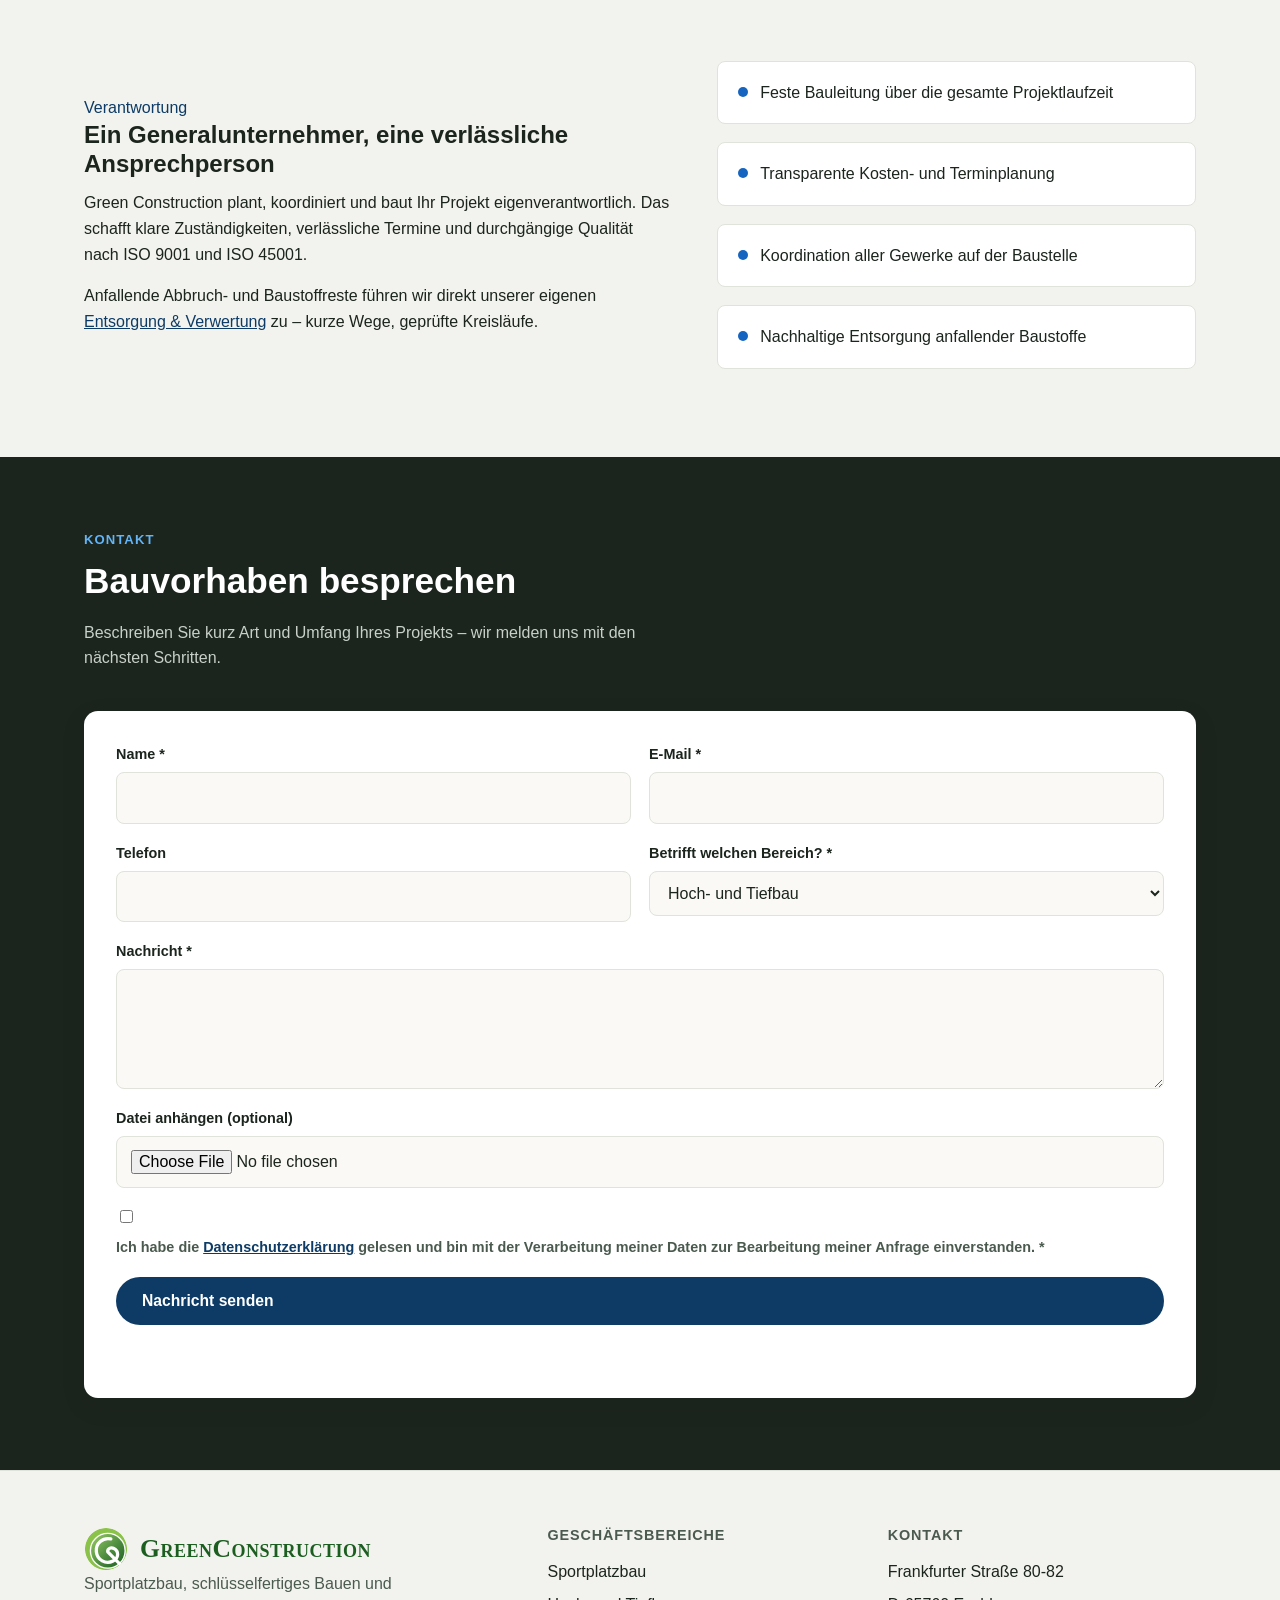
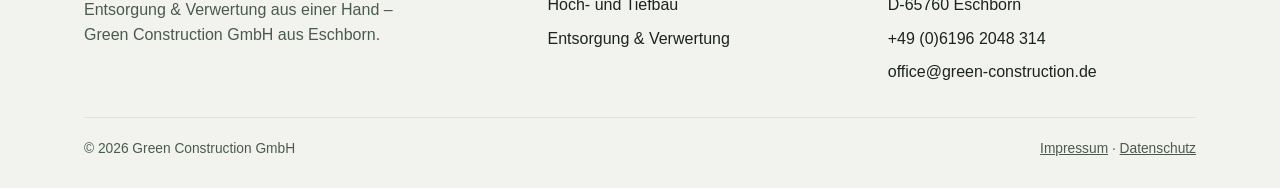
<file: hoch-tiefbau.html>
<!DOCTYPE html>
<html lang="de">
<head>
<meta charset="UTF-8">
<meta name="viewport" content="width=device-width, initial-scale=1.0">
<title>Hoch- und Tiefbau – Schlüsselfertiges Bauen als Generalunternehmer | Green Construction GmbH</title>
<meta name="description" content="Schlüsselfertiges Bauen als Generalunternehmer: Wohn-, Gewerbe- und Gastronomiebau, Büroumbau, Dachgeschossausbau, Hallenbau, Sanierung, Abbruch und Baustellenkoordination.">
<link rel="icon" type="image/svg+xml" href="images/logo-icon.svg">
<link rel="stylesheet" href="css/style.css">
</head>
<body class="hoch-tiefbau">

<header class="site-header">
  <div class="container">
    <a href="index.html" class="brand">
      <img src="images/logo-icon.svg" alt="">
      <span class="brand-word">GreenConstruction</span>
    </a>
    <button class="nav-toggle" aria-label="Menü öffnen" aria-expanded="false"><span></span></button>
    <nav class="main-nav">
      <a href="index.html">Startseite</a>
      <a href="sportplatzbau.html">Sportplatzbau</a>
      <a href="hoch-tiefbau.html" class="is-active">Hoch-/Tiefbau</a>
      <a href="entsorgung.html">Entsorgung</a>
      <a href="#kontakt" class="nav-cta">Kontakt</a>
    </nav>
  </div>
</header>

<main>

  <section class="hero">
    <div class="container">
      <span class="eyebrow">Hoch- und Tiefbau</span>
      <h1>Schlüsselfertiges Bauen als Generalunternehmer – alles aus einer Hand.</h1>
      <p class="lead">Von der Planung bis zur Übergabe steuert Green Construction Ihr Bauvorhaben selbst als Generalunternehmer: Neubau, Umbau, Sanierung oder Abbruch – ein Ansprechpartner, ein Team, eine Verantwortung.</p>
      <div class="hero-actions">
        <a href="#kontakt" class="btn btn-primary">Bauvorhaben anfragen</a>
        <a href="#leistungen" class="btn btn-secondary">Leistungen ansehen</a>
      </div>
    </div>
  </section>

  <section id="leistungen">
    <div class="container">
      <div class="section-head">
        <span class="eyebrow">Leistungen</span>
        <h2>Generalunternehmer für Hoch- und Tiefbau</h2>
        <p>Wir übernehmen Ihr Projekt vollständig unter der Marke Green Construction – koordiniert, geplant und ausgeführt aus einer Hand.</p>
      </div>
      <ul class="service-list">
        <li>Schlüsselfertiges Bauen als Generalunternehmer</li>
        <li>Wohnungsbau &amp; Gewerbebau</li>
        <li>Gastronomiebau</li>
        <li>Büroumbau &amp; Modernisierung</li>
        <li>Dachgeschossausbau</li>
        <li>Umnutzung von Gewerbe- zu Wohnraum</li>
        <li>Hallenbau</li>
        <li>Sanierung &amp; Instandsetzung</li>
        <li>Abbruch &amp; Rückbau</li>
        <li>Baustoffentsorgung</li>
        <li>Baustellenkoordination</li>
      </ul>
    </div>
  </section>

  <section class="section-alt">
    <div class="container grid-2">
      <div>
        <span class="eyebrow" style="color:var(--accent-dark)">Verantwortung</span>
        <h2>Ein Generalunternehmer, eine verlässliche Ansprechperson</h2>
        <p>Green Construction plant, koordiniert und baut Ihr Projekt eigenverantwortlich. Das schafft klare Zuständigkeiten, verlässliche Termine und durchgängige Qualität nach ISO 9001 und ISO 45001.</p>
        <p>Anfallende Abbruch- und Baustoffreste führen wir direkt unserer eigenen <a href="entsorgung.html">Entsorgung &amp; Verwertung</a> zu – kurze Wege, geprüfte Kreisläufe.</p>
      </div>
      <div>
        <ul class="service-list" style="grid-template-columns:1fr;">
          <li>Feste Bauleitung über die gesamte Projektlaufzeit</li>
          <li>Transparente Kosten- und Terminplanung</li>
          <li>Koordination aller Gewerke auf der Baustelle</li>
          <li>Nachhaltige Entsorgung anfallender Baustoffe</li>
        </ul>
      </div>
    </div>
  </section>

  <section class="contact-section" id="kontakt">
    <div class="container">
      <div class="section-head">
        <span class="eyebrow">Kontakt</span>
        <h2>Bauvorhaben besprechen</h2>
        <p>Beschreiben Sie kurz Art und Umfang Ihres Projekts – wir melden uns mit den nächsten Schritten.</p>
      </div>
      <form class="contact-form" novalidate>
        <div class="form-field">
          <label for="name">Name *</label>
          <input type="text" id="name" name="name" required autocomplete="name">
        </div>
        <div class="form-field">
          <label for="email">E-Mail *</label>
          <input type="email" id="email" name="email" required autocomplete="email">
        </div>
        <div class="form-field">
          <label for="telefon">Telefon</label>
          <input type="tel" id="telefon" name="telefon" autocomplete="tel">
        </div>
        <div class="form-field">
          <label for="bereich">Betrifft welchen Bereich? *</label>
          <select id="bereich" name="bereich" required>
            <option value="">Bitte wählen</option>
            <option value="Sportplatzbau">Sportplatzbau</option>
            <option value="Hoch- und Tiefbau" selected>Hoch- und Tiefbau</option>
            <option value="Entsorgung & Verwertung">Entsorgung &amp; Verwertung</option>
            <option value="Sonstiges">Sonstiges</option>
          </select>
        </div>
        <div class="form-field full">
          <label for="nachricht">Nachricht *</label>
          <textarea id="nachricht" name="nachricht" required></textarea>
        </div>
        <div class="form-field full">
          <label for="anhang">Datei anhängen (optional)</label>
          <input type="file" id="anhang" name="anhang">
        </div>
        <div class="form-field full form-consent">
          <input type="checkbox" id="einwilligung" name="einwilligung" required>
          <label for="einwilligung">Ich habe die <a href="datenschutz.html">Datenschutzerklärung</a> gelesen und bin mit der Verarbeitung meiner Daten zur Bearbeitung meiner Anfrage einverstanden. *</label>
        </div>
        <div class="form-field full">
          <button type="submit" class="btn btn-primary">Nachricht senden</button>
          <p class="form-status" role="status" aria-live="polite"></p>
        </div>
      </form>
    </div>
  </section>

</main>

<footer class="site-footer">
  <div class="container">
    <div class="footer-grid">
      <div class="footer-brand">
        <a href="index.html" class="brand">
          <img src="images/logo-icon.svg" alt="">
          <span class="brand-word">GreenConstruction</span>
        </a>
        <p>Sportplatzbau, schlüsselfertiges Bauen und Entsorgung &amp; Verwertung aus einer Hand – Green Construction GmbH aus Eschborn.</p>
      </div>
      <div>
        <h4>Geschäftsbereiche</h4>
        <ul>
          <li><a href="sportplatzbau.html">Sportplatzbau</a></li>
          <li><a href="hoch-tiefbau.html">Hoch- und Tiefbau</a></li>
          <li><a href="entsorgung.html">Entsorgung &amp; Verwertung</a></li>
        </ul>
      </div>
      <div>
        <h4>Kontakt</h4>
        <ul>
          <li>Frankfurter Straße 80-82</li>
          <li>D-65760 Eschborn</li>
          <li><a href="tel:+4961962048314">+49 (0)6196 2048 314</a></li>
          <li><a href="mailto:office@green-construction.de">office@green-construction.de</a></li>
        </ul>
      </div>
    </div>
    <div class="footer-bottom">
      <span>© 2026 Green Construction GmbH</span>
      <span><a href="impressum.html">Impressum</a> · <a href="datenschutz.html">Datenschutz</a></span>
    </div>
  </div>
</footer>

<script src="js/nav.js"></script>
<script src="js/form.js"></script>
</body>
</html>
</file>
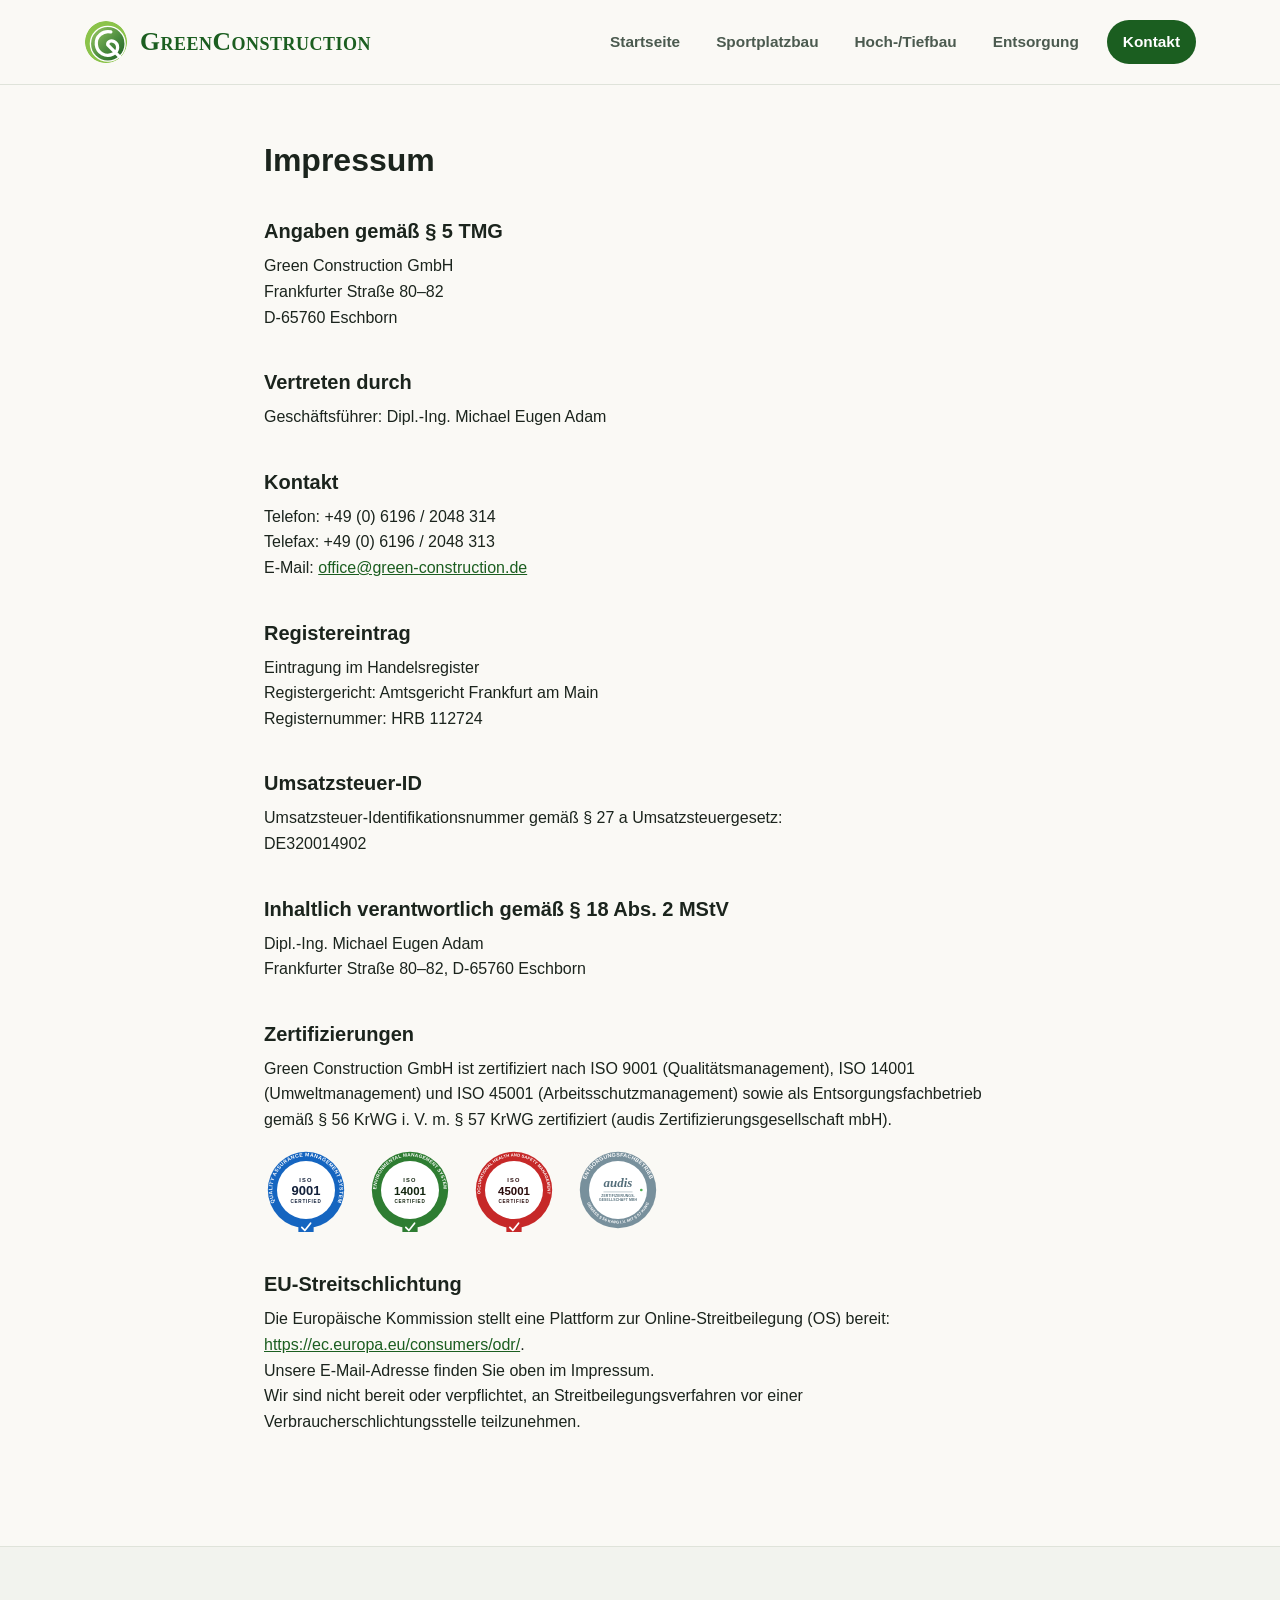
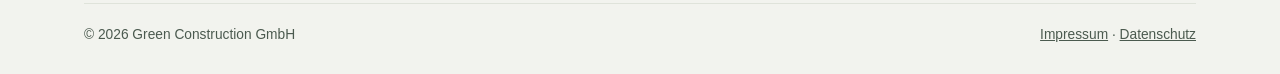
<file: impressum.html>
<!DOCTYPE html>
<html lang="de">
<head>
<meta charset="UTF-8">
<meta name="viewport" content="width=device-width, initial-scale=1.0">
<title>Impressum | Green Construction GmbH</title>
<meta name="robots" content="noindex">
<link rel="icon" type="image/svg+xml" href="images/logo-icon.svg">
<link rel="stylesheet" href="css/style.css">
</head>
<body>

<header class="site-header">
  <div class="container">
    <a href="index.html" class="brand">
      <img src="images/logo-icon.svg" alt="">
      <span class="brand-word">GreenConstruction</span>
    </a>
    <button class="nav-toggle" aria-label="Menü öffnen" aria-expanded="false"><span></span></button>
    <nav class="main-nav">
      <a href="index.html">Startseite</a>
      <a href="sportplatzbau.html">Sportplatzbau</a>
      <a href="hoch-tiefbau.html">Hoch-/Tiefbau</a>
      <a href="entsorgung.html">Entsorgung</a>
      <a href="#kontakt" class="nav-cta">Kontakt</a>
    </nav>
  </div>
</header>

<main class="legal">
  <div class="container">
    <h1>Impressum</h1>

    <h2>Angaben gemäß § 5 TMG</h2>
    <p>
      Green Construction GmbH<br>
      Frankfurter Straße 80–82<br>
      D-65760 Eschborn
    </p>

    <h2>Vertreten durch</h2>
    <p>Geschäftsführer: Dipl.-Ing. Michael Eugen Adam</p>

    <h2>Kontakt</h2>
    <p>
      Telefon: +49 (0) 6196 / 2048 314<br>
      Telefax: +49 (0) 6196 / 2048 313<br>
      E-Mail: <a href="mailto:office@green-construction.de">office@green-construction.de</a>
    </p>

    <h2>Registereintrag</h2>
    <p>
      Eintragung im Handelsregister<br>
      Registergericht: Amtsgericht Frankfurt am Main<br>
      Registernummer: HRB 112724
    </p>

    <h2>Umsatzsteuer-ID</h2>
    <p>
      Umsatzsteuer-Identifikationsnummer gemäß § 27 a Umsatzsteuergesetz:<br>
      DE320014902
    </p>

    <h2>Inhaltlich verantwortlich gemäß § 18 Abs. 2 MStV</h2>
    <p>
      Dipl.-Ing. Michael Eugen Adam<br>
      Frankfurter Straße 80–82, D-65760 Eschborn
    </p>

    <h2>Zertifizierungen</h2>
    <p>
      Green Construction GmbH ist zertifiziert nach ISO 9001 (Qualitätsmanagement), ISO 14001 (Umweltmanagement) und ISO 45001 (Arbeitsschutzmanagement) sowie als Entsorgungsfachbetrieb gemäß § 56 KrWG i.&nbsp;V.&nbsp;m. § 57 KrWG zertifiziert (audis Zertifizierungsgesellschaft mbH).
    </p>
    <div class="cert-badges">
      <img src="images/badges/iso-9001.svg" alt="ISO 9001 zertifiziert – Qualitätsmanagement">
      <img src="images/badges/iso-14001.svg" alt="ISO 14001 zertifiziert – Umweltmanagement">
      <img src="images/badges/iso-45001.svg" alt="ISO 45001 zertifiziert – Arbeitsschutzmanagement">
      <img src="images/badges/entsorgungsfachbetrieb.svg" alt="Zertifizierter Entsorgungsfachbetrieb gemäß § 56 KrWG">
    </div>

    <h2>EU-Streitschlichtung</h2>
    <p>
      Die Europäische Kommission stellt eine Plattform zur Online-Streitbeilegung (OS) bereit:
      <a href="https://ec.europa.eu/consumers/odr/" target="_blank" rel="noopener">https://ec.europa.eu/consumers/odr/</a>.<br>
      Unsere E-Mail-Adresse finden Sie oben im Impressum.<br>
      Wir sind nicht bereit oder verpflichtet, an Streitbeilegungsverfahren vor einer Verbraucherschlichtungsstelle teilzunehmen.
    </p>

  </div>
</main>

<footer class="site-footer">
  <div class="container">
    <div class="footer-bottom">
      <span>© 2026 Green Construction GmbH</span>
      <span><a href="impressum.html">Impressum</a> · <a href="datenschutz.html">Datenschutz</a></span>
    </div>
  </div>
</footer>

<script src="js/nav.js"></script>
</body>
</html>
</file>
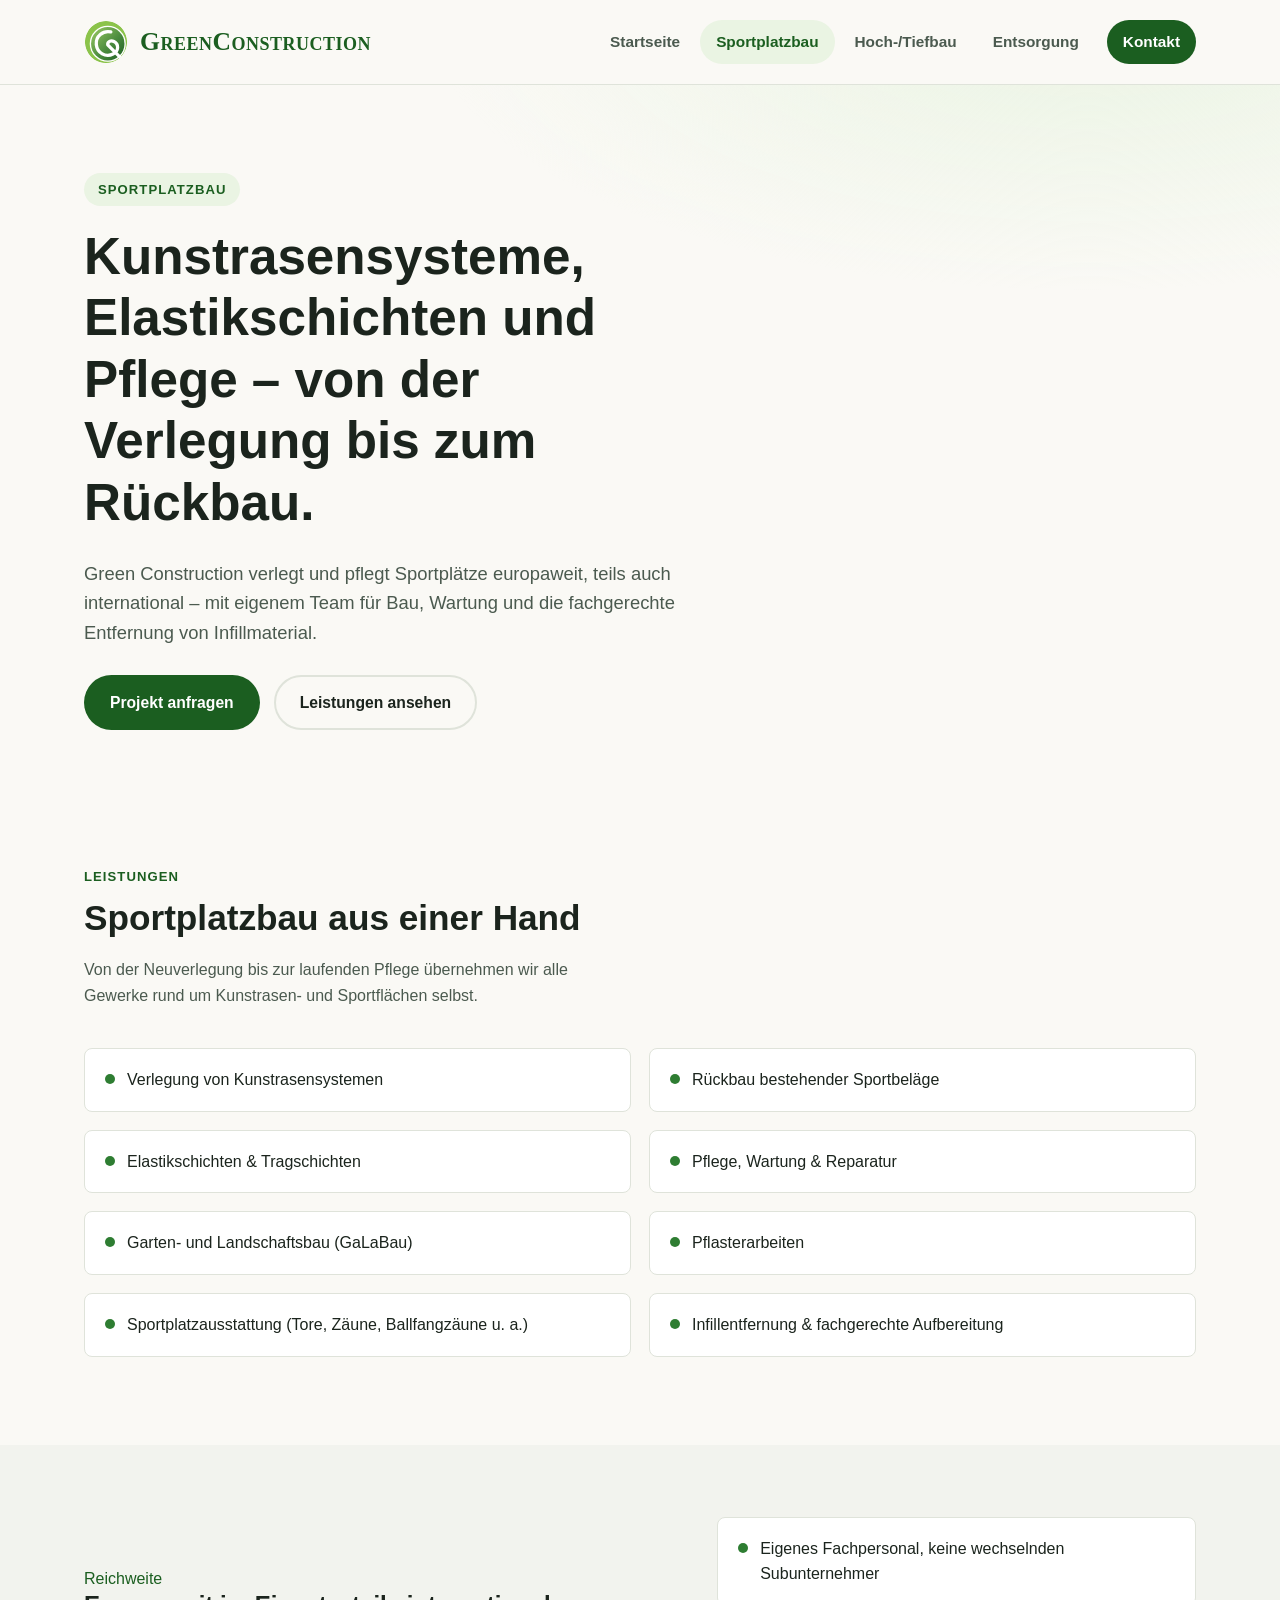
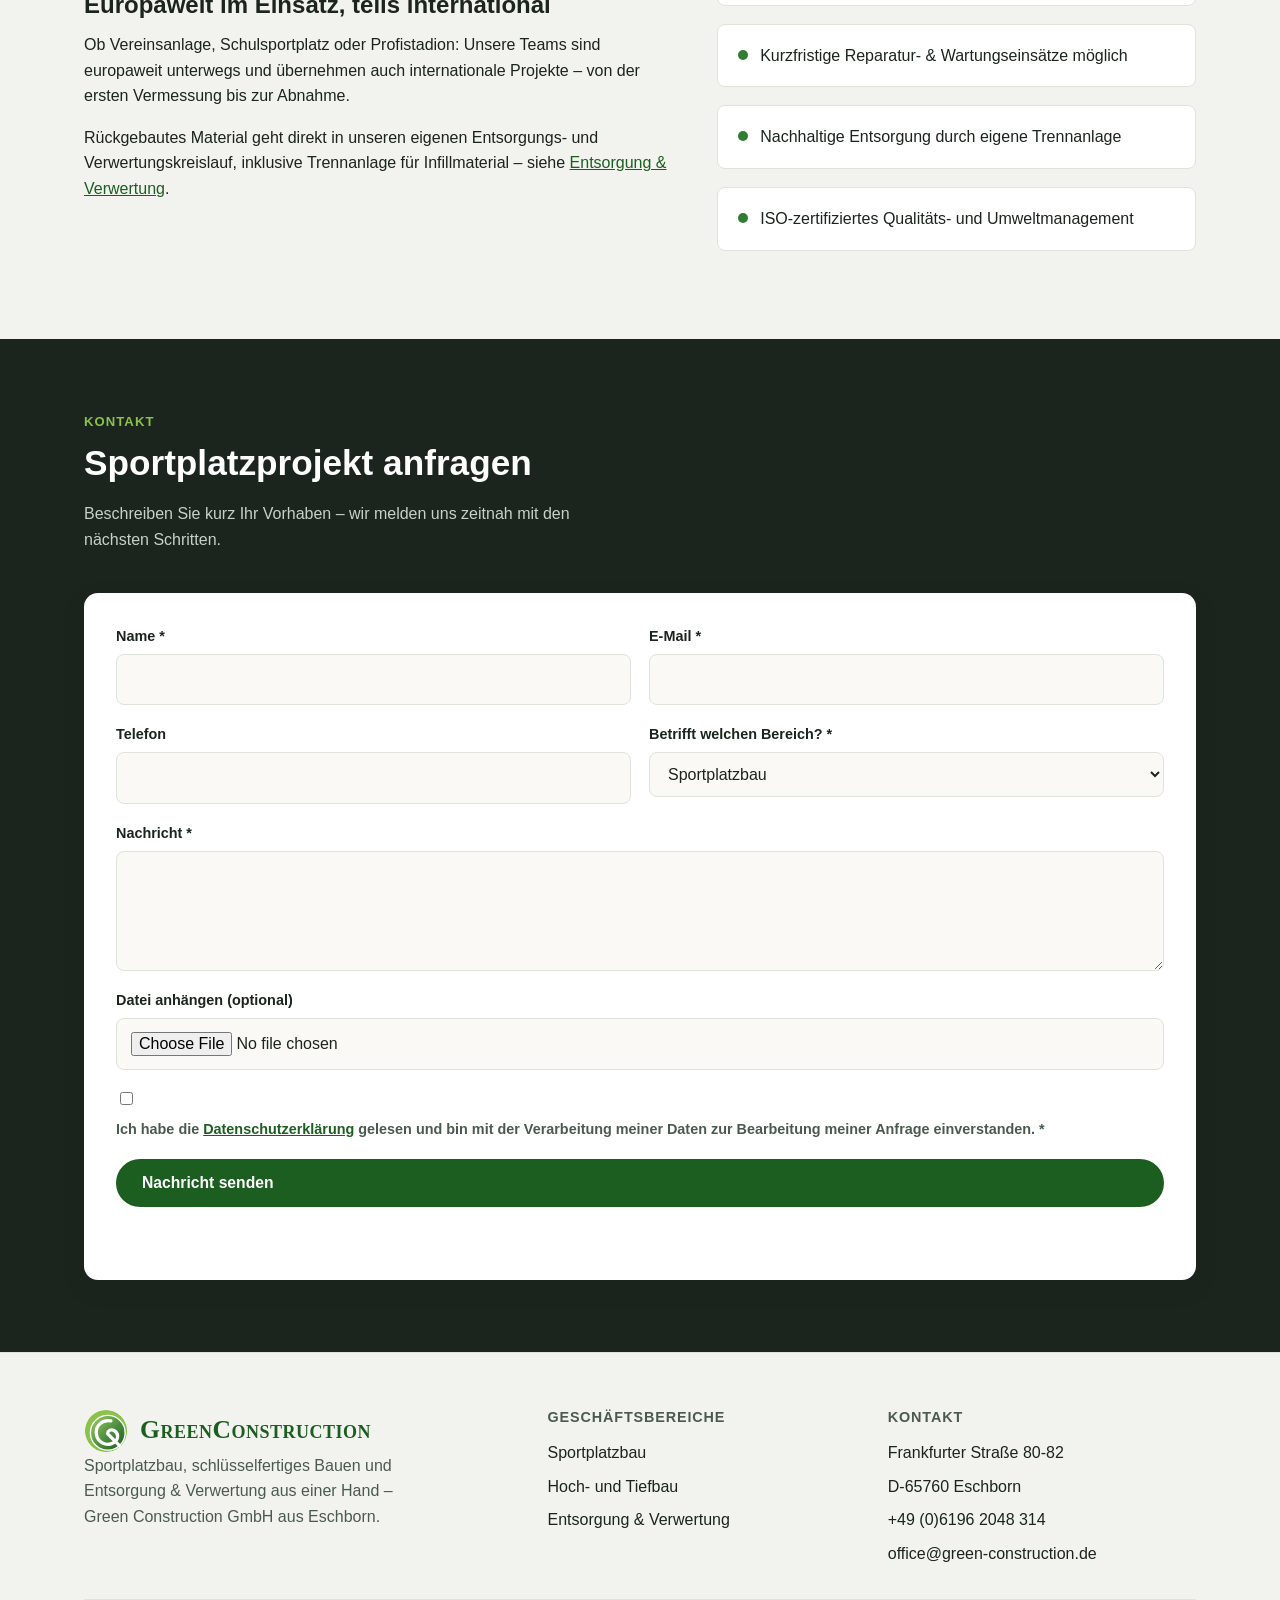
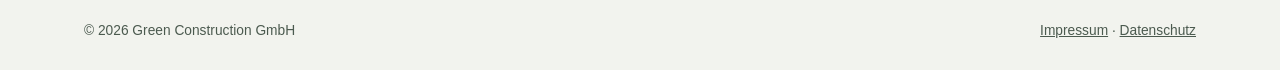
<file: sportplatzbau.html>
<!DOCTYPE html>
<html lang="de">
<head>
<meta charset="UTF-8">
<meta name="viewport" content="width=device-width, initial-scale=1.0">
<title>Sportplatzbau – Kunstrasen, Elastikschichten &amp; Pflege | Green Construction GmbH</title>
<meta name="description" content="Verlegung und Rückbau von Kunstrasensystemen, Elastikschichten, Pflege &amp; Reparatur, GaLaBau, Pflasterarbeiten, Sportplatzausstattung und Infillentfernung – europaweit und international.">
<link rel="icon" type="image/svg+xml" href="images/logo-icon.svg">
<link rel="stylesheet" href="css/style.css">
</head>
<body>

<header class="site-header">
  <div class="container">
    <a href="index.html" class="brand">
      <img src="images/logo-icon.svg" alt="">
      <span class="brand-word">GreenConstruction</span>
    </a>
    <button class="nav-toggle" aria-label="Menü öffnen" aria-expanded="false"><span></span></button>
    <nav class="main-nav">
      <a href="index.html">Startseite</a>
      <a href="sportplatzbau.html" class="is-active">Sportplatzbau</a>
      <a href="hoch-tiefbau.html">Hoch-/Tiefbau</a>
      <a href="entsorgung.html">Entsorgung</a>
      <a href="#kontakt" class="nav-cta">Kontakt</a>
    </nav>
  </div>
</header>

<main>

  <section class="hero">
    <div class="container">
      <span class="eyebrow">Sportplatzbau</span>
      <h1>Kunstrasensysteme, Elastikschichten und Pflege – von der Verlegung bis zum Rückbau.</h1>
      <p class="lead">Green Construction verlegt und pflegt Sportplätze europaweit, teils auch international – mit eigenem Team für Bau, Wartung und die fachgerechte Entfernung von Infillmaterial.</p>
      <div class="hero-actions">
        <a href="#kontakt" class="btn btn-primary">Projekt anfragen</a>
        <a href="#leistungen" class="btn btn-secondary">Leistungen ansehen</a>
      </div>
    </div>
  </section>

  <section id="leistungen">
    <div class="container">
      <div class="section-head">
        <span class="eyebrow">Leistungen</span>
        <h2>Sportplatzbau aus einer Hand</h2>
        <p>Von der Neuverlegung bis zur laufenden Pflege übernehmen wir alle Gewerke rund um Kunstrasen- und Sportflächen selbst.</p>
      </div>
      <ul class="service-list">
        <li>Verlegung von Kunstrasensystemen</li>
        <li>Rückbau bestehender Sportbeläge</li>
        <li>Elastikschichten &amp; Tragschichten</li>
        <li>Pflege, Wartung &amp; Reparatur</li>
        <li>Garten- und Landschaftsbau (GaLaBau)</li>
        <li>Pflasterarbeiten</li>
        <li>Sportplatzausstattung (Tore, Zäune, Ballfangzäune u.&nbsp;a.)</li>
        <li>Infillentfernung &amp; fachgerechte Aufbereitung</li>
      </ul>
    </div>
  </section>

  <section class="section-alt">
    <div class="container grid-2">
      <div>
        <span class="eyebrow" style="color:var(--accent-dark)">Reichweite</span>
        <h2>Europaweit im Einsatz, teils international</h2>
        <p>Ob Vereinsanlage, Schulsportplatz oder Profistadion: Unsere Teams sind europaweit unterwegs und übernehmen auch internationale Projekte – von der ersten Vermessung bis zur Abnahme.</p>
        <p>Rückgebautes Material geht direkt in unseren eigenen Entsorgungs- und Verwertungskreislauf, inklusive Trennanlage für Infillmaterial – siehe <a href="entsorgung.html">Entsorgung &amp; Verwertung</a>.</p>
      </div>
      <div>
        <ul class="service-list" style="grid-template-columns:1fr;">
          <li>Eigenes Fachpersonal, keine wechselnden Subunternehmer</li>
          <li>Kurzfristige Reparatur- &amp; Wartungseinsätze möglich</li>
          <li>Nachhaltige Entsorgung durch eigene Trennanlage</li>
          <li>ISO-zertifiziertes Qualitäts- und Umweltmanagement</li>
        </ul>
      </div>
    </div>
  </section>

  <section class="contact-section" id="kontakt">
    <div class="container">
      <div class="section-head">
        <span class="eyebrow">Kontakt</span>
        <h2>Sportplatzprojekt anfragen</h2>
        <p>Beschreiben Sie kurz Ihr Vorhaben – wir melden uns zeitnah mit den nächsten Schritten.</p>
      </div>
      <form class="contact-form" novalidate>
        <div class="form-field">
          <label for="name">Name *</label>
          <input type="text" id="name" name="name" required autocomplete="name">
        </div>
        <div class="form-field">
          <label for="email">E-Mail *</label>
          <input type="email" id="email" name="email" required autocomplete="email">
        </div>
        <div class="form-field">
          <label for="telefon">Telefon</label>
          <input type="tel" id="telefon" name="telefon" autocomplete="tel">
        </div>
        <div class="form-field">
          <label for="bereich">Betrifft welchen Bereich? *</label>
          <select id="bereich" name="bereich" required>
            <option value="">Bitte wählen</option>
            <option value="Sportplatzbau" selected>Sportplatzbau</option>
            <option value="Hoch- und Tiefbau">Hoch- und Tiefbau</option>
            <option value="Entsorgung & Verwertung">Entsorgung &amp; Verwertung</option>
            <option value="Sonstiges">Sonstiges</option>
          </select>
        </div>
        <div class="form-field full">
          <label for="nachricht">Nachricht *</label>
          <textarea id="nachricht" name="nachricht" required></textarea>
        </div>
        <div class="form-field full">
          <label for="anhang">Datei anhängen (optional)</label>
          <input type="file" id="anhang" name="anhang">
        </div>
        <div class="form-field full form-consent">
          <input type="checkbox" id="einwilligung" name="einwilligung" required>
          <label for="einwilligung">Ich habe die <a href="datenschutz.html">Datenschutzerklärung</a> gelesen und bin mit der Verarbeitung meiner Daten zur Bearbeitung meiner Anfrage einverstanden. *</label>
        </div>
        <div class="form-field full">
          <button type="submit" class="btn btn-primary">Nachricht senden</button>
          <p class="form-status" role="status" aria-live="polite"></p>
        </div>
      </form>
    </div>
  </section>

</main>

<footer class="site-footer">
  <div class="container">
    <div class="footer-grid">
      <div class="footer-brand">
        <a href="index.html" class="brand">
          <img src="images/logo-icon.svg" alt="">
          <span class="brand-word">GreenConstruction</span>
        </a>
        <p>Sportplatzbau, schlüsselfertiges Bauen und Entsorgung &amp; Verwertung aus einer Hand – Green Construction GmbH aus Eschborn.</p>
      </div>
      <div>
        <h4>Geschäftsbereiche</h4>
        <ul>
          <li><a href="sportplatzbau.html">Sportplatzbau</a></li>
          <li><a href="hoch-tiefbau.html">Hoch- und Tiefbau</a></li>
          <li><a href="entsorgung.html">Entsorgung &amp; Verwertung</a></li>
        </ul>
      </div>
      <div>
        <h4>Kontakt</h4>
        <ul>
          <li>Frankfurter Straße 80-82</li>
          <li>D-65760 Eschborn</li>
          <li><a href="tel:+4961962048314">+49 (0)6196 2048 314</a></li>
          <li><a href="mailto:office@green-construction.de">office@green-construction.de</a></li>
        </ul>
      </div>
    </div>
    <div class="footer-bottom">
      <span>© 2026 Green Construction GmbH</span>
      <span><a href="impressum.html">Impressum</a> · <a href="datenschutz.html">Datenschutz</a></span>
    </div>
  </div>
</footer>

<script src="js/nav.js"></script>
<script src="js/form.js"></script>
</body>
</html>
</file>
<file: css/style.css>
/* ==========================================================================
   Green Construction GmbH — Design System
   Reines CSS, keine Frameworks. Akzentfarbe wird je Bereich per body-Klasse
   gesetzt (siehe Custom Properties unten).
   ========================================================================== */

:root {
  /* Neutrals */
  --ink: #1b241d;
  --ink-soft: #4b5a4f;
  --bg: #faf9f5;
  --surface: #ffffff;
  --surface-alt: #f2f3ee;
  --border: #dfe3da;

  /* Brand green (Startseite, Logo, Sportplatzbau) */
  --green-dark: #1b5e20;
  --green: #2e7d32;
  --green-mid: #4c8c3f;
  --green-light: #8bc34a;
  --green-tint: #eaf4e3;

  /* Hoch- und Tiefbau */
  --blue-dark: #0d3b66;
  --blue: #1565c0;
  --blue-light: #64b5f6;
  --blue-tint: #e8f1fb;

  /* Entsorgung & Verwertung */
  --orange-dark: #b45309;
  --orange: #e2650f;
  --orange-light: #ffb74d;
  --orange-tint: #fdf1e3;

  /* Active accent (default = brand green) */
  --accent-dark: var(--green-dark);
  --accent: var(--green);
  --accent-light: var(--green-light);
  --accent-tint: var(--green-tint);

  --font-sans: -apple-system, "Segoe UI", Roboto, Helvetica, Arial, sans-serif;
  --font-serif: Georgia, "Iowan Old Style", "Palatino Linotype", serif;

  --radius: 14px;
  --radius-sm: 8px;
  --shadow-sm: 0 1px 3px rgba(27, 36, 29, 0.08);
  --shadow-md: 0 8px 24px rgba(27, 36, 29, 0.10);
  --container: 1160px;
}

body.hoch-tiefbau {
  --accent-dark: var(--blue-dark);
  --accent: var(--blue);
  --accent-light: var(--blue-light);
  --accent-tint: var(--blue-tint);
}

body.entsorgung {
  --accent-dark: var(--orange-dark);
  --accent: var(--orange);
  --accent-light: var(--orange-light);
  --accent-tint: var(--orange-tint);
}

/* ---------------------------------------------------------------------- */
/* Reset / Base                                                            */
/* ---------------------------------------------------------------------- */

*, *::before, *::after { box-sizing: border-box; }
html { scroll-behavior: smooth; }
body {
  margin: 0;
  font-family: var(--font-sans);
  color: var(--ink);
  background: var(--bg);
  line-height: 1.6;
  -webkit-font-smoothing: antialiased;
}
img { max-width: 100%; display: block; }
a { color: var(--accent-dark); }
h1, h2, h3, h4 { line-height: 1.2; margin: 0 0 0.5em; font-weight: 700; }
p { margin: 0 0 1em; }
ul { margin: 0 0 1em; padding-left: 1.25em; }
.container {
  max-width: var(--container);
  margin: 0 auto;
  padding: 0 24px;
}
section { padding: 72px 0; }
.visually-hidden {
  position: absolute; width: 1px; height: 1px; overflow: hidden;
  clip: rect(0 0 0 0); white-space: nowrap;
}

/* ---------------------------------------------------------------------- */
/* Header / Navigation                                                     */
/* ---------------------------------------------------------------------- */

.site-header {
  position: sticky;
  top: 0;
  z-index: 50;
  background: rgba(250, 249, 245, 0.92);
  backdrop-filter: blur(8px);
  border-bottom: 1px solid var(--border);
}
.site-header .container {
  display: flex;
  align-items: center;
  justify-content: space-between;
  height: 84px;
}
.brand {
  display: flex;
  align-items: center;
  gap: 12px;
  text-decoration: none;
  color: var(--green-dark);
}
.brand img { width: 44px; height: 44px; }
.brand-word {
  font-family: var(--font-serif);
  font-variant: small-caps;
  font-size: 1.6rem;
  letter-spacing: 0.02em;
  font-weight: 700;
  color: var(--green-dark);
}
.main-nav { display: flex; align-items: center; gap: 4px; }
.main-nav a {
  display: inline-block;
  padding: 10px 16px;
  border-radius: 999px;
  text-decoration: none;
  color: var(--ink-soft);
  font-weight: 600;
  font-size: 0.96rem;
  transition: background 0.15s ease, color 0.15s ease;
}
.main-nav a:hover { background: var(--surface-alt); color: var(--ink); }
.main-nav a.is-active { color: var(--accent-dark); background: var(--accent-tint); }
.main-nav a.nav-cta {
  background: var(--green-dark);
  color: #fff;
  margin-left: 8px;
}
.main-nav a.nav-cta:hover { background: var(--green); }

.nav-toggle {
  display: none;
  width: 44px; height: 44px;
  border-radius: var(--radius-sm);
  border: 1px solid var(--border);
  background: var(--surface);
  align-items: center;
  justify-content: center;
  cursor: pointer;
}
.nav-toggle span, .nav-toggle span::before, .nav-toggle span::after {
  content: "";
  display: block;
  width: 20px; height: 2px;
  background: var(--ink);
  position: relative;
  transition: transform 0.2s ease;
}
.nav-toggle span::before { position: absolute; top: -6px; }
.nav-toggle span::after { position: absolute; top: 6px; }

/* ---------------------------------------------------------------------- */
/* Hero                                                                    */
/* ---------------------------------------------------------------------- */

.hero {
  padding: 88px 0 64px;
  background:
    radial-gradient(1100px 460px at 85% -10%, var(--accent-tint), transparent 60%),
    var(--bg);
}
.hero .eyebrow {
  display: inline-block;
  font-weight: 700;
  font-size: 0.82rem;
  letter-spacing: 0.08em;
  text-transform: uppercase;
  color: var(--accent-dark);
  background: var(--accent-tint);
  padding: 6px 14px;
  border-radius: 999px;
  margin-bottom: 20px;
}
.hero h1 {
  font-size: clamp(2.1rem, 4vw, 3.2rem);
  max-width: 20ch;
  color: var(--ink);
}
.hero p.lead {
  font-size: 1.15rem;
  color: var(--ink-soft);
  max-width: 62ch;
  margin-bottom: 28px;
}
.hero-actions { display: flex; gap: 14px; flex-wrap: wrap; }

/* ---------------------------------------------------------------------- */
/* Buttons                                                                 */
/* ---------------------------------------------------------------------- */

.btn {
  display: inline-flex;
  align-items: center;
  gap: 8px;
  padding: 13px 24px;
  border-radius: 999px;
  font-weight: 700;
  font-size: 0.98rem;
  text-decoration: none;
  border: 2px solid transparent;
  cursor: pointer;
  transition: transform 0.12s ease, background 0.15s ease, box-shadow 0.15s ease;
}
.btn:hover { transform: translateY(-1px); }
.btn-primary { background: var(--accent-dark); color: #fff; }
.btn-primary:hover { background: var(--accent); box-shadow: var(--shadow-md); }
.btn-secondary { background: transparent; border-color: var(--border); color: var(--ink); }
.btn-secondary:hover { border-color: var(--accent-dark); color: var(--accent-dark); }

/* ---------------------------------------------------------------------- */
/* Area tiles (Startseite)                                                 */
/* ---------------------------------------------------------------------- */

.tiles {
  display: grid;
  grid-template-columns: repeat(3, 1fr);
  gap: 24px;
}
.tile {
  background: var(--surface);
  border: 1px solid var(--border);
  border-radius: var(--radius);
  padding: 32px;
  text-decoration: none;
  color: var(--ink);
  display: flex;
  flex-direction: column;
  gap: 14px;
  box-shadow: var(--shadow-sm);
  transition: transform 0.15s ease, box-shadow 0.15s ease, border-color 0.15s ease;
}
.tile:hover { transform: translateY(-4px); box-shadow: var(--shadow-md); border-color: var(--tile-accent, var(--green)); }
.tile-icon {
  width: 56px; height: 56px;
  border-radius: 14px;
  display: flex; align-items: center; justify-content: center;
  background: var(--tile-tint, var(--green-tint));
  color: var(--tile-accent, var(--green-dark));
}
.tile-icon svg { width: 30px; height: 30px; }
.tile h3 { font-size: 1.3rem; margin-bottom: 2px; }
.tile p { color: var(--ink-soft); margin-bottom: 0; flex-grow: 1; }
.tile .tile-link { font-weight: 700; color: var(--tile-accent, var(--green-dark)); }
.tile.sportplatzbau { --tile-accent: var(--green-dark); --tile-tint: var(--green-tint); }
.tile.hoch-tiefbau { --tile-accent: var(--blue-dark); --tile-tint: var(--blue-tint); }
.tile.entsorgung { --tile-accent: var(--orange-dark); --tile-tint: var(--orange-tint); }

/* ---------------------------------------------------------------------- */
/* Generic sections                                                        */
/* ---------------------------------------------------------------------- */

.section-alt { background: var(--surface-alt); }
.section-head { max-width: 62ch; margin-bottom: 40px; }
.section-head .eyebrow {
  font-weight: 700; font-size: 0.82rem; letter-spacing: 0.08em;
  text-transform: uppercase; color: var(--accent-dark); margin-bottom: 10px; display: block;
}
.section-head h2 { font-size: clamp(1.6rem, 3vw, 2.2rem); }
.section-head p { color: var(--ink-soft); }

.grid-2 { display: grid; grid-template-columns: 1.1fr 0.9fr; gap: 48px; align-items: center; }

.service-list { display: grid; grid-template-columns: repeat(2, 1fr); gap: 18px; list-style: none; padding: 0; }
.service-list li {
  background: var(--surface);
  border: 1px solid var(--border);
  border-radius: var(--radius-sm);
  padding: 18px 20px;
  display: flex;
  gap: 12px;
  align-items: flex-start;
}
.service-list li::before {
  content: "";
  flex-shrink: 0;
  width: 10px; height: 10px;
  margin-top: 7px;
  border-radius: 50%;
  background: var(--accent);
}

.stat-row { display: flex; gap: 40px; flex-wrap: wrap; margin-top: 8px; }
.stat b { display: block; font-size: 2rem; color: var(--accent-dark); }
.stat span { color: var(--ink-soft); font-size: 0.92rem; }

/* Certification strip */
.cert-strip {
  border-top: 1px solid var(--border);
  border-bottom: 1px solid var(--border);
  background: var(--surface);
}
.cert-strip .container {
  display: flex;
  align-items: center;
  gap: 32px;
  flex-wrap: wrap;
  padding: 28px 24px;
}
.cert-strip .cert-label {
  font-weight: 700;
  font-size: 0.82rem;
  letter-spacing: 0.06em;
  text-transform: uppercase;
  color: var(--ink-soft);
  white-space: nowrap;
}
.cert-badges { display: flex; gap: 20px; flex-wrap: wrap; align-items: center; }
.cert-badges img { width: 84px; height: 84px; flex-shrink: 0; }

/* ---------------------------------------------------------------------- */
/* Contact form                                                            */
/* ---------------------------------------------------------------------- */

.contact-section { background: var(--ink); color: #fff; }
.contact-section .section-head h2 { color: #fff; }
.contact-section .section-head p { color: #c8d0c9; }
.contact-section .section-head .eyebrow { color: var(--accent-light); }

.contact-form {
  background: var(--surface);
  color: var(--ink);
  border-radius: var(--radius);
  padding: 32px;
  display: grid;
  grid-template-columns: 1fr 1fr;
  gap: 18px;
  box-shadow: var(--shadow-md);
}
.form-field { display: flex; flex-direction: column; gap: 6px; }
.form-field.full { grid-column: 1 / -1; }
.form-field label { font-weight: 700; font-size: 0.9rem; }
.form-field input,
.form-field select,
.form-field textarea {
  font: inherit;
  padding: 12px 14px;
  border: 1px solid var(--border);
  border-radius: var(--radius-sm);
  background: var(--bg);
  color: var(--ink);
}
.form-field input:focus,
.form-field select:focus,
.form-field textarea:focus {
  outline: 2px solid var(--accent);
  outline-offset: 1px;
}
.form-field textarea { resize: vertical; min-height: 120px; }
.form-consent { display: flex; align-items: flex-start; gap: 10px; font-size: 0.88rem; color: var(--ink-soft); }
.form-consent input { margin-top: 4px; }
.form-status {
  min-height: 1.4em;
  font-weight: 600;
  font-size: 0.92rem;
}
.form-status[data-state="success"] { color: var(--green-dark); }
.form-status[data-state="error"] { color: #c62828; }
.form-status[data-state="sending"] { color: var(--ink-soft); }

/* ---------------------------------------------------------------------- */
/* Footer                                                                  */
/* ---------------------------------------------------------------------- */

.site-footer { background: var(--surface-alt); border-top: 1px solid var(--border); padding: 56px 0 28px; }
.footer-grid {
  display: grid;
  grid-template-columns: 1.4fr 1fr 1fr;
  gap: 32px;
  margin-bottom: 32px;
}
.footer-grid h4 { font-size: 0.9rem; text-transform: uppercase; letter-spacing: 0.06em; color: var(--ink-soft); margin-bottom: 14px; }
.footer-grid ul { list-style: none; padding: 0; margin: 0; display: flex; flex-direction: column; gap: 8px; }
.footer-grid a { color: var(--ink); text-decoration: none; font-weight: 500; }
.footer-grid a:hover { color: var(--accent-dark); }
.footer-brand p { color: var(--ink-soft); max-width: 36ch; }
.footer-bottom {
  border-top: 1px solid var(--border);
  padding-top: 20px;
  display: flex;
  justify-content: space-between;
  flex-wrap: wrap;
  gap: 10px;
  font-size: 0.86rem;
  color: var(--ink-soft);
}
.footer-bottom a { color: var(--ink-soft); }

/* ---------------------------------------------------------------------- */
/* Legal pages                                                             */
/* ---------------------------------------------------------------------- */

.legal { padding: 56px 0 96px; }
.legal .container { max-width: 800px; }
.legal h1 { margin-bottom: 24px; }
.legal h2 { font-size: 1.25rem; margin-top: 2em; }
.legal .placeholder {
  background: #fff3cd;
  border: 1px solid #ffe08a;
  color: #6b4d00;
  padding: 2px 8px;
  border-radius: 4px;
  font-weight: 700;
}
.legal .note {
  background: var(--surface-alt);
  border: 1px solid var(--border);
  border-radius: var(--radius-sm);
  padding: 16px 20px;
  font-size: 0.92rem;
  color: var(--ink-soft);
}

/* ---------------------------------------------------------------------- */
/* Responsive                                                              */
/* ---------------------------------------------------------------------- */

@media (max-width: 900px) {
  .tiles { grid-template-columns: 1fr; }
  .grid-2 { grid-template-columns: 1fr; }
  .service-list { grid-template-columns: 1fr; }
  .footer-grid { grid-template-columns: 1fr 1fr; }
  .contact-form { grid-template-columns: 1fr; }
}

@media (max-width: 720px) {
  .site-header .container { height: 72px; }
  .brand { gap: 8px; min-width: 0; }
  .brand img { width: 36px; height: 36px; flex-shrink: 0; }
  .brand-word { font-size: 1.05rem; white-space: nowrap; overflow: hidden; text-overflow: ellipsis; }
  .nav-toggle { display: flex; flex-shrink: 0; }
  .main-nav {
    position: absolute;
    top: 72px;
    left: 0;
    right: 0;
    background: var(--surface);
    border-bottom: 1px solid var(--border);
    flex-direction: column;
    align-items: stretch;
    padding: 12px;
    gap: 4px;
    display: none;
  }
  .main-nav.is-open { display: flex; }
  .main-nav a { padding: 14px 16px; }
  .main-nav a.nav-cta { margin-left: 0; text-align: center; }
  .footer-grid { grid-template-columns: 1fr; }
  section { padding: 56px 0; }
}

@media (max-width: 480px) {
  .cert-strip .container { flex-direction: column; align-items: flex-start; }
}
</file>
